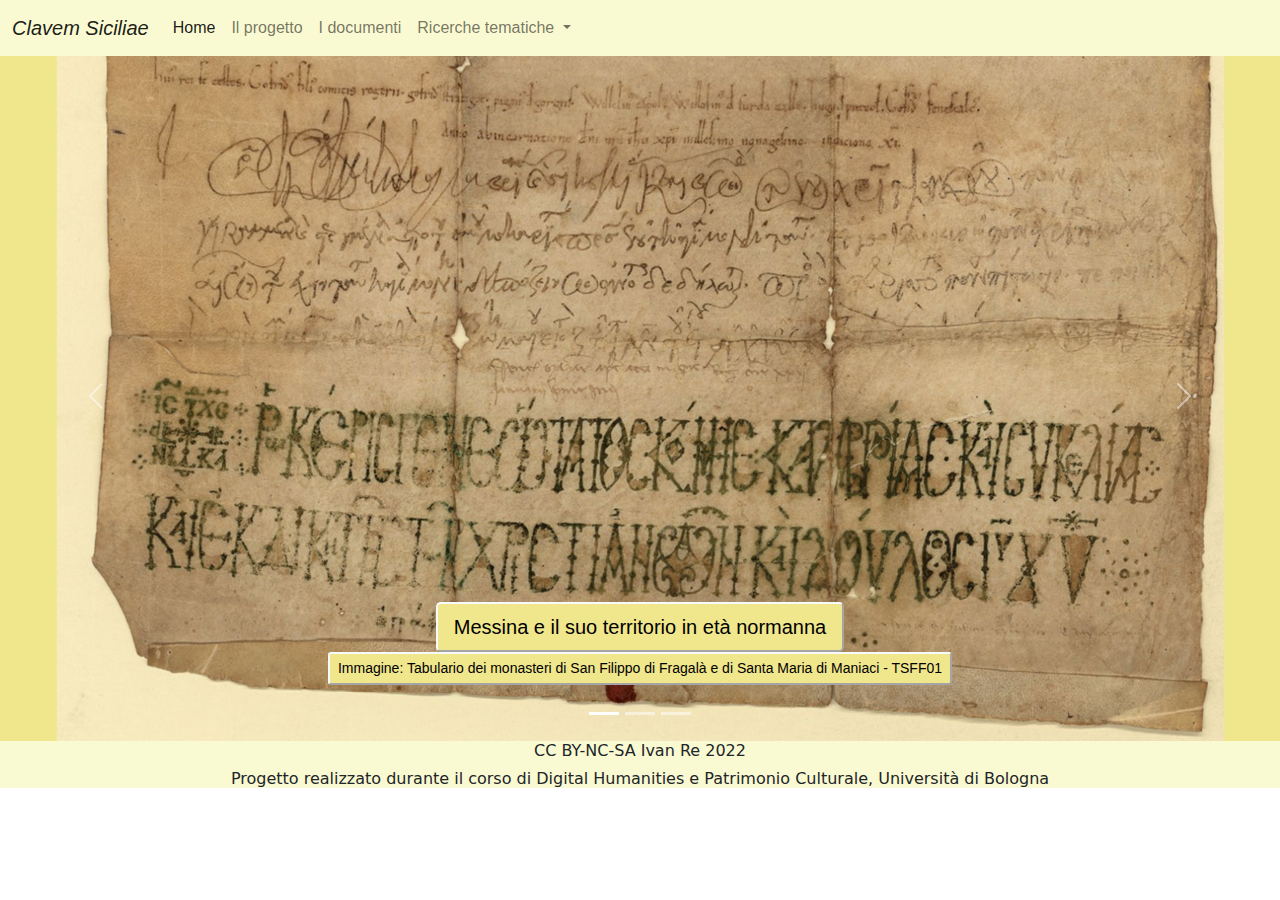
<file: index.htm>
<!DOCTYPE html>
<html lang="en>"


<head>
	<meta charset="utf-8">
	<meta name="viewport" content="width=device=width, initial=scale=1, shrink-to-fit=no">
  <!-- metadati DC -->
    <meta name="DC.Title" content="Clavem Siciliae">
    <meta name="DC.Creator" content="Ivan Re">
    <meta name="DC.Subject" content="Diplomatics, Medieval Messina, Norman Kingdom of Sicily, socio-economic history, documents, diplomas, notarial deeds">
    <meta name="DC.Description" content="The aim of the project Clavem Siciliae consists in the study of the city of Messina through primary and literary sources produced in the XI-XII centuries.">
    <meta name="DC.Publisher"
        content="Progetto realizzato durante il corso di Digital Humanities e Patrimonio Culturale, Università di Bologna, a.a. 2021-22">
    <meta name="DC.Contributor"
        content="Ivan Re">
    <meta name="DC.Date" content="2022-06-15">
    <meta name="DC.Type" content="Sito web">
    <meta name="DC.Format" content="HTML/CSS/JS">
    <link rel="DC.Identifier" href="https://www.nomedelsitoweb.github.io">
    <meta name="DC.Source" content="bootstrap, HTML, CSS, XML, Dublin Core">
    <meta name="DC.Language" content="it">
    <meta name="DC.Relation"
        content="9788867282753; 9783412025847">
    <link rel="DC.Coverage"
        href="http://vocab.getty.edu/page/tgn/7594681">
    <meta name="DC.Rights"
        content="https://creativecommons.org/licenses/by-nc-sa/4.0/deed.it">
    <link rel="icon" href="favicon/clavem.ico" type="image/ico" sizes="16x16">

	<!--bootstrap css-->

	<link rel="stylesheet" type="text/css" href="bootstrap/css/bootstrap.min.css">

	<!--css-->

	<link rel="stylesheet" type="text/css" href="css/style.css">

<title>Clavem Siciliae</title>
</head>

<header style="background-color: #F0E68C;">
  <nav class="navbar navbar-expand-lg fixed-top navbar-light" style="background-color: #FAFAD2;">
  <div class="container-fluid">
    <a class="navbar-brand fst-italic">Clavem Siciliae</a>
    <button class="navbar-toggler" type="button" data-bs-toggle="collapse" data-bs-target="#navbarNav" aria-controls="navbarNav" aria-expanded="false" aria-label="Toggle navigation">
      <span class="navbar-toggler-icon"></span>
    </button>
    <div class="collapse navbar-collapse" id="navbarNav">
      <ul class="navbar-nav">
        <li class="nav-item">
          <a class="nav-link active" aria-current="page" href="#">Home</a>
        </li>
        <li class="nav-item">
          <a class="nav-link" href="html/about.htm">Il progetto</a>
        </li>
        <li class="nav-item">
          <a class="nav-link" href="html/documents.htm">I documenti</a>
        </li>
        <li class="nav-item dropdown">
          <a class="nav-link dropdown-toggle" href="#" id="navbarDropdownMenuLink" role="button" data-bs-toggle="dropdown" aria-expanded="false">
            Ricerche tematiche
          </a>
          <ul class="dropdown-menu" aria-labelledby="navbarDropdownMenuLink" style="background-color: #FAFAD2;">
            <li><a class="dropdown-item" href="html/keywords.htm">Parole chiave</a></li>
            <li><a class="dropdown-item" href="#">Timeline</a></li>
            <li><a class="dropdown-item" href="html/maps.htm">Mappe</a></li>
            <li><a class="dropdown-item" href="#">Grafi</a></li>
          </ul>
        </li>
      </ul>

    </div>
  </div>
</nav>
<hr>
<hr>
<div id="carouselExampleCaptions" class="carousel slide" data-bs-ride="carousel">
  <div class="carousel-indicators">
    <button type="button" data-bs-target="#carouselExampleCaptions" data-bs-slide-to="0" class="active" aria-current="true" aria-label="Slide 1"></button>
    <button type="button" data-bs-target="#carouselExampleCaptions" data-bs-slide-to="1" aria-label="Slide 2"></button>
    <button type="button" data-bs-target="#carouselExampleCaptions" data-bs-slide-to="2" aria-label="Slide 3"></button>
  </div>
  <div class="carousel-inner">
    <div class="carousel-item active">
      <img src="immagini/tsff1.png" class="d-block w-100" alt="...">
      <div class="carousel-caption d-none d-md-block">
        <a href="html/about.htm"><button type="button" class="btn-lg btn-light" style="background-color: #F0E68C;">Messina e il suo territorio in età normanna</button></a>
        <p><a href="https://www.archiviodigitale.icar.beniculturali.it/it/185/ricerca/detail/373383" target="_blank"><button type="button" class="btn-sm btn-light" style="background-color: #F0E68C;">Immagine: Tabulario dei monasteri di San Filippo di Fragalà e di Santa Maria di Maniaci - TSFF01</button></a></p>
      </div>
    </div>
    <div class="carousel-item">
      <img src="immagini/tmc002.png" class="d-block w-100" alt="...">
      <div class="carousel-caption d-none d-md-block">
        <a href="html/documents.htm"><button type="button" class="btn-lg btn-light" style="background-color: #F0E68C;">Le fonti documentarie e letterarie</button></a>
        <p><a href="https://www.archiviodigitale.icar.beniculturali.it/it/185/ricerca/detail/374270" target="_blank"><button type="button" class="btn-sm btn-light" style="background-color: #F0E68C;">Immagine: Tabulario della Mensa vescovile di Cefalù - TMC002</button></a></p>
      </div>
    </div>
    <div class="carousel-item">
      <img src="immagini/edrisi.jpg" class="d-block w-100" alt="...">
      <div class="carousel-caption d-none d-md-block">
        <a href="html/maps.htm"><button type="button" class="btn-lg btn-light" style="background-color: #F0E68C;">Eplora le mappe</button>
        </a>
        <p><a href="https://www.loc.gov/item/2007626789/" target="_blank"><button type="button" class="btn-sm btn-light" style="background-color: #F0E68C;">Immagine: Library of Congress Geography and Map Division - Weltkarte des Idrisi vom Jahr 1154 n. Ch., Charta Rogeriana</button>
        </a></p>
      </div>
    </div>
  </div>
  <button class="carousel-control-prev" type="button" data-bs-target="#carouselExampleCaptions" data-bs-slide="prev">
    <span class="carousel-control-prev-icon" aria-hidden="true"></span>
    <span class="visually-hidden">Previous</span>
  </button>
  <button class="carousel-control-next" type="button" data-bs-target="#carouselExampleCaptions" data-bs-slide="next">
    <span class="carousel-control-next-icon" aria-hidden="true"></span>
    <span class="visually-hidden">Next</span>
  </button>
</div>
</header>
<footer>
  <div class="container-fluid" style="background-color: #FAFAD2;">
    <h6 class="text-center">CC BY-NC-SA Ivan Re 2022</h6>
    <h6 class="text-center">Progetto realizzato durante il corso di Digital Humanities e Patrimonio Culturale, Università di Bologna</h6>
  </div>
</footer>

<!-- jQuery prima di Bootstrap JS -->
    <script src="https://code.jquery.com/jquery-3.5.1.slim.min.js"
        integrity="sha384-DfXdz2htPH0lsSSs5nCTpuj/zy4C+OGpamoFVy38MVBnE+IbbVYUew+OrCXaRkfj"
        crossorigin="anonymous"></script>
    <script src="bootstrap/js/bootstrap.bundle.min.js"></script>

</html>
</file>
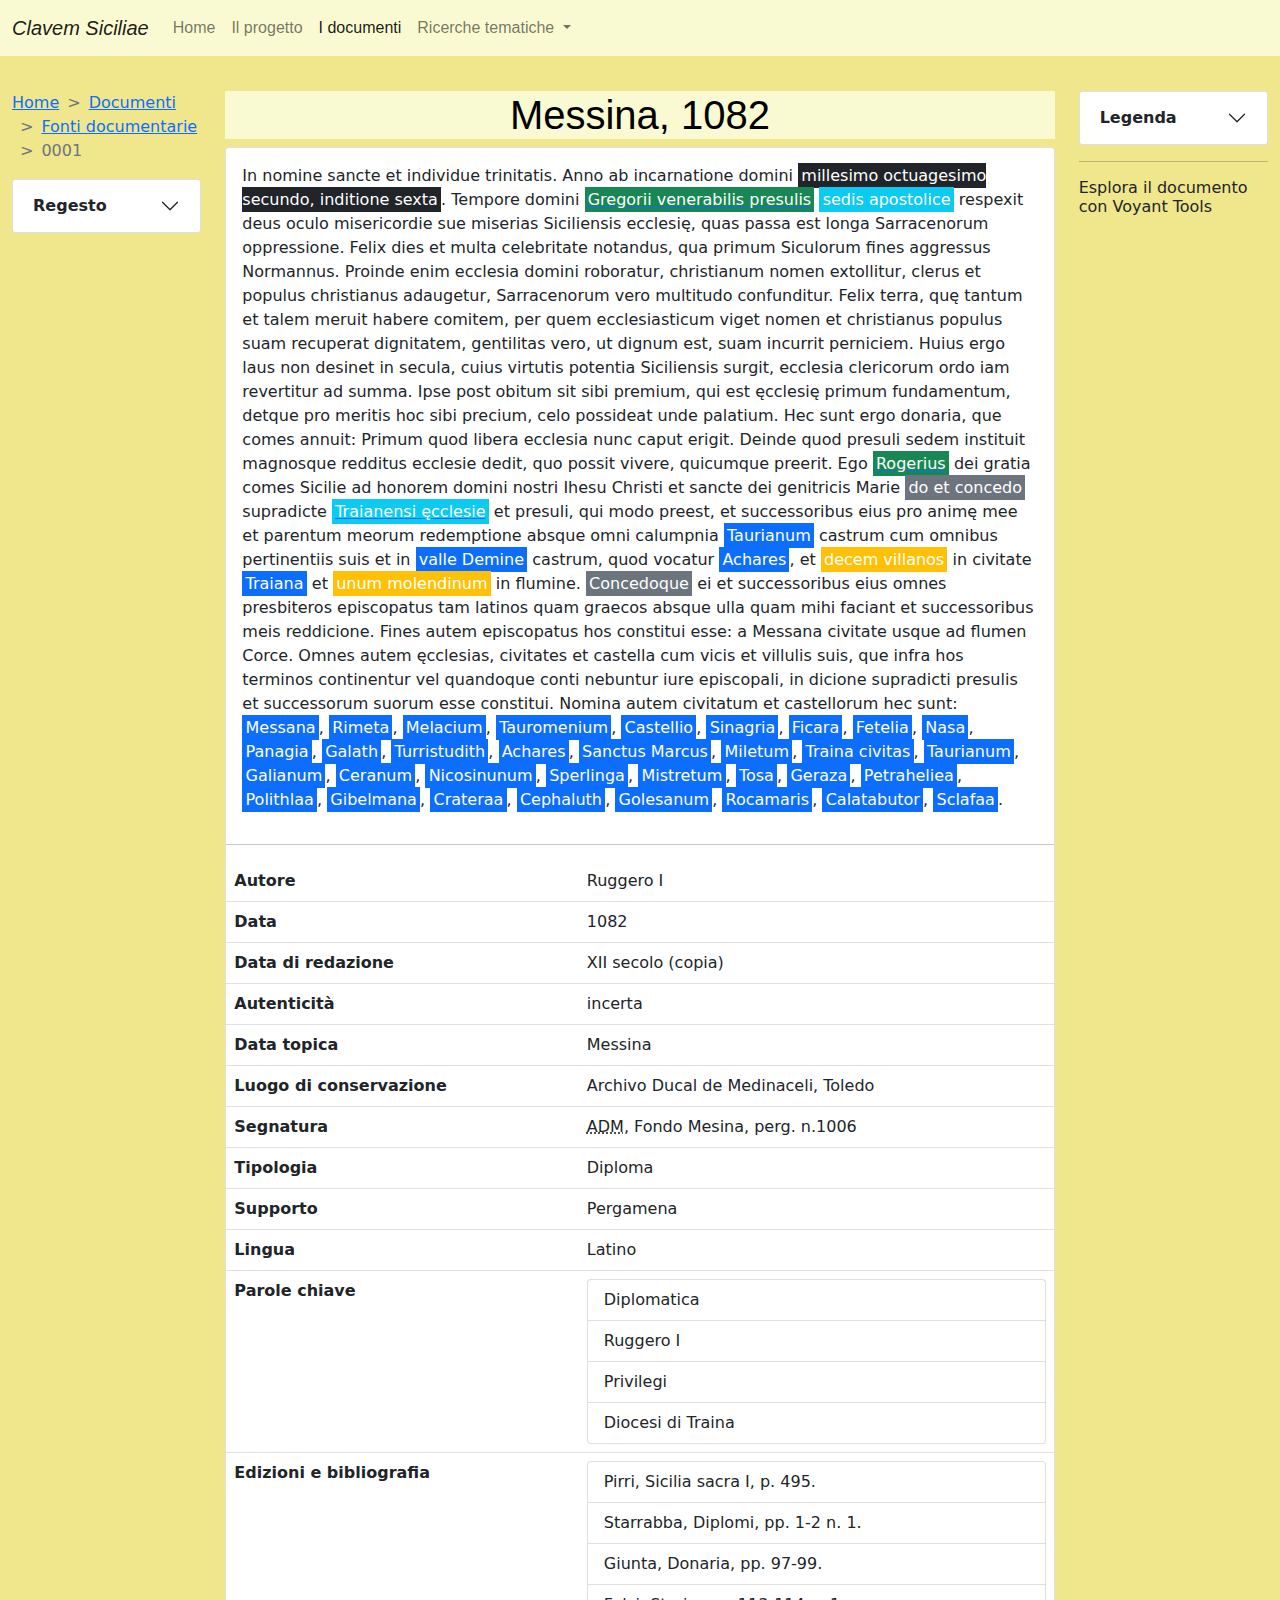
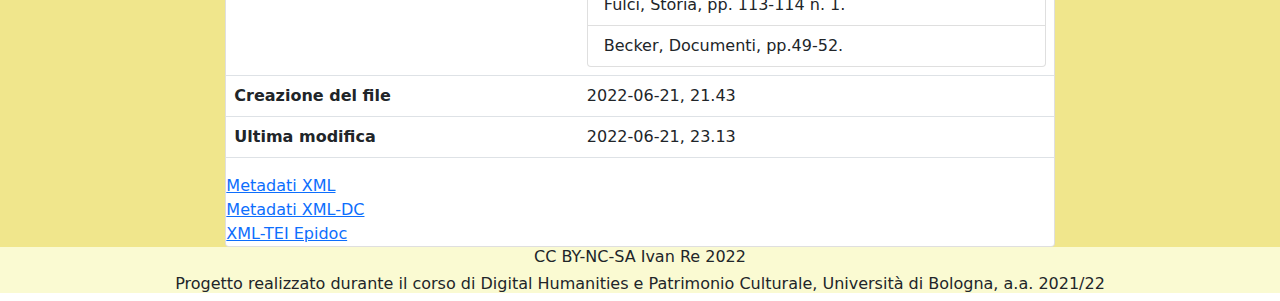
<file: html/0001.htm>
<!DOCTYPE html>
<html lang="en>"


<head>
	<meta charset="utf-8">
	<meta name="viewport" content="width=device=width, initial=scale=1, shrink-to-fit=no">
  <title>Clavem Siciliae</title>
  <!-- metadati DC -->
    <meta name="DC.Title" content="Clavem Siciliae">
    <meta name="DC.Creator" content="Ivan Re">
    <meta name="DC.Subject" content="Diplomatics, Medieval Messina, Norman Kingdom of Sicily, socio-economic history, documents, diplomas, notarial deeds">
    <meta name="DC.Description" content="The aim of the project Clavem Siciliae consists in the study of the city of Messina through primary and literary sources produced in the XI-XII centuries.">
    <meta name="DC.Publisher"
        content="Progetto realizzato durante il corso di Digital Humanities e Patrimonio Culturale, Università di Bologna, a.a. 2021-22">
    <meta name="DC.Contributor"
        content="Ivan Re">
    <meta name="DC.Date" content="2022-06-15">
    <meta name="DC.Type" content="Sito web">
    <meta name="DC.Format" content="HTML/CSS/JS">
    <link rel="DC.Identifier" href="https://ivanre1987.github.io/clavem-siciliae/">
    <meta name="DC.Source" content="bootstrap, HTML, CSS, XML, Dublin Core">
    <meta name="DC.Language" content="it">
    <meta name="DC.Relation"
        content="9788867282753; 9783412025847">
    <link rel="DC.Coverage"
        href="http://vocab.getty.edu/page/tgn/7594681">
    <meta name="DC.Rights"
        content="https://creativecommons.org/licenses/by-nc-sa/4.0/deed.it">
    <link rel="icon" href="../favicon/clavem.ico" type="image/ico" sizes="16x16">

	<!--bootstrap css-->

	<link rel="stylesheet" type="text/css" href="../bootstrap/css/bootstrap.min.css">

	<!--css-->

	<link rel="stylesheet" type="text/css" href="../css/style.css">
</head>

<header style="background-color: #F0E68C;">
  <nav class="navbar navbar-expand-lg fixed-top navbar-light" style="background-color: #FAFAD2;">
  <div class="container-fluid">
    <a class="navbar-brand fst-italic">Clavem Siciliae</a>
    <button class="navbar-toggler" type="button" data-bs-toggle="collapse" data-bs-target="#navbarNav" aria-controls="navbarNav" aria-expanded="false" aria-label="Toggle navigation">
      <span class="navbar-toggler-icon"></span>
    </button>
    <div class="collapse navbar-collapse" id="navbarNav">
      <ul class="navbar-nav">
        <li class="nav-item">
          <a class="nav-link" href=../index.htm>Home</a>
        </li>
        <li class="nav-item">
          <a class="nav-link" href="about.htm">Il progetto</a>
        </li>
        <li class="nav-item">
          <a class="nav-link active" aria-current="page" href="documents.htm">I documenti</a>
        </li>
        <li class="nav-item dropdown">
          <a class="nav-link dropdown-toggle" href="#" id="navbarDropdownMenuLink" role="button" data-bs-toggle="dropdown" aria-expanded="false">
            Ricerche tematiche
          </a>
          <ul class="dropdown-menu" aria-labelledby="navbarDropdownMenuLink" style="background-color: #FAFAD2;">
            <li><a class="dropdown-item" href="keywords.htm">Parole chiave</a></li>
            <li><a class="dropdown-item" href="#">Timeline</a></li>
            <li><a class="dropdown-item" href="maps.htm">Mappe</a></li>
            <li><a class="dropdown-item" href="#">Grafi</a></li>
          </ul>
        </li>
      </ul>

    </div>
  </div>
</nav>
</header>
<hr>
<section style="background-color: #F0E68C;">
<div class="container-md">
<hr>
<hr>
<br>
</div>
<div class="container-fluid">
  <div class="row">
    <div class="col-md-2">
      <nav style="--bs-breadcrumb-divider: '>';" aria-label="breadcrumb">
          <ol class="breadcrumb">
          <li class="breadcrumb-item"><a href="../index.htm">Home</a></li>
          <li class="breadcrumb-item"><a href="documents.htm">Documenti</a></li>
          <li class="breadcrumb-item"><a href="primary-sources.htm">Fonti documentarie</a></li>
          <li class="breadcrumb-item active" aria-current="page">0001</li>
          </ol>
      </nav>
    <div class="accordion" id="accordionRegesto">
          <div class="accordion-item">
              <h2 class="accordion-header" id="headingOne">
              <button class="accordion-button collapsed" type="button" data-bs-toggle="collapse" data-bs-target="#collapseOne" aria-expanded="true" aria-controls="collapseOne">
                <strong>Regesto</strong>
              </button>
              </h2>
            <div id="collapseOne" class="accordion-collapse collapse" aria-labelledby="headingOne" data-bs-parent="#accordionRegesto">
              <div class="accordion-body"> 
                <p>
                 Ruggero concede alla chiesa di Traina il castello di Tauriano con le sue pertinenze; un castello in Valdemone, chiamato Alcara, con dieci villani; un mulino vicino al fiume. Inoltre, il diploma definisce il territorio della chiesa di Traina comprendente: Messina, Rametta, Milazzo, Taormina, Castellio, San Marco, Militello, la città di Traina, Tauriano, Gagliano, Ceranum, Nicosia, Sperlinga, Mistretta, Tusa, Gerace, Petralia, Polich, Gibilmanna, Gratteri, Cefalù, Golisano, Roccadimare, Casalvecchio, Sclafani. 
                </p>
              </div>
            </div>
        </div>
    </div>
  </div>
    <div class="col-md-8">
      <h1 class="text-center">Messina, 1082</h1>
      <div class="card">
        <div class="card-body">
           In nomine sancte et individue trinitatis. Anno ab incarnatione domini <mark class="bg-dark text-white date">millesimo octuagesimo secundo, inditione sexta</mark>. Tempore domini <a href=""data-mdb-toggle="tooltip" title="Gregorius (VII; 1020-1085) papa"><mark class="bg-success text-white persone">Gregorii venerabilis presulis</mark></a> <mark class="bg-info text-white enti">sedis apostolice</mark> respexit deus oculo misericordie sue miserias Siciliensis ecclesię, quas passa est longa Sarracenorum oppressione. Felix dies et multa celebritate notandus, qua primum Siculorum fines aggressus Normannus. Proinde enim ecclesia domini roboratur, christianum nomen extollitur, clerus et populus christianus adaugetur, Sarracenorum vero multitudo confunditur. Felix terra, quę tantum et talem meruit habere comitem, per quem ecclesiasticum viget nomen et christianus populus suam recuperat dignitatem, gentilitas vero, ut dignum est, suam incurrit perniciem. Huius ergo laus non desinet in secula, cuius virtutis potentia Siciliensis surgit, ecclesia clericorum ordo iam revertitur ad summa. Ipse post obitum sit sibi premium, qui est ęcclesię primum fundamentum, detque pro meritis hoc sibi precium, celo possideat unde palatium. Hec sunt ergo donaria, que comes annuit: Primum quod libera ecclesia nunc caput erigit. Deinde quod presuli sedem instituit magnosque redditus ecclesie dedit, quo possit vivere, quicumque preerit. Ego <a href="people.htm" data-mdb-toggle="tooltip" title="Rogerius (I; 1031-1101) conte di Calabria e Sicilia"><mark class="bg-success text-white persone">Rogerius</mark></a> dei gratia comes Sicilie ad honorem domini nostri Ihesu Christi et sancte dei genitricis Marie <mark class="bg-secondary text-white termini-giuridici">do et concedo</mark> supradicte <a href="org.htm"data-mdb-toggle="tooltip" title="episcopium (Traina)"><mark class="bg-info text-white enti">Traianensi ęcclesie</mark></a> et presuli, qui modo preest, et successoribus eius pro animę mee et parentum meorum redemptione absque omni calumpnia <mark class="bg-primary text-white luoghi">Taurianum</mark> castrum cum omnibus pertinentiis suis et in <a href="places.htm"data-mdb-toggle="tooltip" title="Valdemone, region"><mark class="bg-primary text-white luoghi">valle Demine</mark></a> castrum, quod vocatur <mark class="bg-primary text-white luoghi">Achares</mark>, et <mark class="bg-warning text-white risorse-economiche">decem villanos</mark> in civitate <mark class="bg-primary text-white luoghi">Traiana</mark> et <mark class="bg-warning text-white risorse-economiche">unum molendinum</mark> in flumine. <mark class="bg-secondary text-white termini-giuridici">Concedoque</mark> ei et successoribus eius omnes presbiteros episcopatus tam latinos quam graecos absque ulla quam mihi faciant et successoribus meis reddicione. Fines autem episcopatus hos constitui esse: a Messana civitate usque ad flumen Corce. Omnes autem ęcclesias, civitates et castella cum vicis et villulis suis, que infra hos terminos continentur vel quandoque conti nebuntur iure episcopali, in dicione supradicti presulis et successorum suorum esse constitui. Nomina autem civitatum et castellorum hec sunt: <mark class="bg-primary text-white luoghi">Messana</mark>, <mark class="bg-primary text-white luoghi">Rimeta</mark>, <mark class="bg-primary text-white luoghi">Melacium</mark>, <mark class="bg-primary text-white luoghi">Tauromenium</mark>, <mark class="bg-primary text-white luoghi">Castellio</mark>, <mark class="bg-primary text-white luoghi">Sinagria</mark>, <mark class="bg-primary text-white luoghi">Ficara</mark>, <mark class="bg-primary text-white luoghi">Fetelia</mark>, <mark class="bg-primary text-white luoghi">Nasa</mark>, <mark class="bg-primary text-white luoghi">Panagia</mark>, <mark class="bg-primary text-white luoghi">Galath</mark>, <mark class="bg-primary text-white luoghi">Turristudith</mark>, <mark class="bg-primary text-white luoghi">Achares</mark>, <mark class="bg-primary text-white luoghi">Sanctus Marcus</mark>, <mark class="bg-primary text-white luoghi">Miletum</mark>, <mark class="bg-primary text-white luoghi">Traina civitas</mark>, <mark class="bg-primary text-white luoghi">Taurianum</mark>, <mark class="bg-primary text-white luoghi">Galianum</mark>, <mark class="bg-primary text-white luoghi">Ceranum</mark>, <mark class="bg-primary text-white luoghi">Nicosinunum</mark>, <mark class="bg-primary text-white luoghi">Sperlinga</mark>, <mark class="bg-primary text-white luoghi">Mistretum</mark>, <mark class="bg-primary text-white luoghi">Tosa</mark>, <mark class="bg-primary text-white luoghi">Geraza</mark>, <mark class="bg-primary text-white luoghi">Petraheliea</mark>, <mark class="bg-primary text-white luoghi">Polithlaa</mark>, <mark class="bg-primary text-white luoghi">Gibelmana</mark>, <mark class="bg-primary text-white luoghi">Crateraa</mark>, <mark class="bg-primary text-white luoghi">Cephaluth</mark>, <mark class="bg-primary text-white luoghi">Golesanum</mark>, <mark class="bg-primary text-white luoghi">Rocamaris</mark>, <mark class="bg-primary text-white luoghi">Calatabutor</mark>, <mark class="bg-primary text-white luoghi">Sclafaa</mark>.
        </div>
        <table class="table">
          <tbody>
            <hr>
            <tr>
              <th scope="row">Autore</th>
              <td>Ruggero I</td>
            </tr>
            <tr>
              <th scope="row">Data</th>
              <td>1082</td>
            </tr>
            <tr>
              <th scope="row">Data di redazione</th>
              <td>XII secolo (copia)</td>
            </tr>
            <tr>
              <th scope="row">Autenticità</th>
              <td>incerta</td>
            </tr>
            <tr>
              <th scope="row">Data topica</th>
              <td>Messina</td>
            </tr>
            <tr>
              <th scope="row">Luogo di conservazione</th>
              <td>Archivo Ducal de Medinaceli, Toledo</td>
            </tr>
            <tr>
              <th scope="row">Segnatura</th>
              <td><abbr title="Archivo Ducal de Medinaceli">ADM</abbr>, Fondo Mesina, perg. n.1006</td>
            </tr>
            <tr>
              <th scope="row">Tipologia</th>
              <td>Diploma</td>
            </tr>
            <tr>
              <th scope="row">Supporto</th>
              <td>Pergamena</td>
            </tr>
            <tr>
              <th scope="row">Lingua</th>
              <td>Latino</td>
            </tr>
            <tr>
              <th scope="row">Parole chiave</th>
              <td>
                <ul class="list-group">
                  <li class="list-group-item">Diplomatica</li>
                  <li class="list-group-item">Ruggero I</li>
                  <li class="list-group-item">Privilegi</li>
                  <li class="list-group-item">Diocesi di Traina</li>
                </ul>
              </td>
            </tr>
            <tr>
              <th scope="row">Edizioni e bibliografia</th>
              <td>
                <ul class="list-group">
                  <li class="list-group-item">Pirri, Sicilia sacra I, p. 495.</li>
                  <li class="list-group-item">Starrabba, Diplomi, pp. 1-2 n. 1.</li>
                  <li class="list-group-item">Giunta, Donaria, pp. 97-99.</li>
                  <li class="list-group-item">Fulci, Storia, pp. 113-114 n. 1.</li>
                  <li class="list-group-item">Becker, Documenti, pp.49-52.</li>
                </ul>
              </td>
            </tr>
            <tr>
              <th scope="row">Creazione del file</th>
              <td>2022-06-21, 21.43</td>
            </tr>
            <tr>
              <th scope="row">Ultima modifica</th>
              <td>2022-06-21, 23.13</td>
            </tr>
          </tbody>
      </table>
      <a href="../xml/0001.xml" target="_blank">Metadati XML</a>
      <a href="../xml/0001-dc.xml" target="_blank">Metadati XML-DC</a>
      <a href="../xml/doc-0001.xml" target="_blank">XML-TEI Epidoc</a> 
    </div>
    </div>
    <div class="col-md-2">
        <div class="accordion" id="accordionLegenda">
          <div class="accordion-item">
              <h2 class="accordion-header" id="headingTwo">
              <button class="accordion-button collapsed" type="button" data-bs-toggle="collapse" data-bs-target="#collapseTwo" aria-expanded="true" aria-controls="collapseOne">
                <strong>Legenda</strong>
              </button>
              </h2>
            <div id="collapseTwo" class="accordion-collapse collapse" aria-labelledby="headingOne" data-bs-parent="#accordionExample">
              <div class="accordion-body">
                <p>
                  <table class="table">
                    <thead>
                      <tr>
                        <th scope="col">Colore</th>
                        <th scope="col">Descrizione</th>
                      </tr>
                    </thead>
                    <tbody>
                      <tr>
                        <th scope="row"><mark class="bg-primary text-white">Blu</mark></th>
                        <td>Luoghi</td>
                      </tr>
                      <tr>
                        <th scope="row"><mark class="bg-success text-white">Verde</mark></th>
                        <td>Persone</td>
                      </tr>
                      <tr>
                        <th scope="row"><mark class="bg-info text-white">Azzurro</mark></th>
                        <td>Enti</td>
                      </tr>
                      <tr>
                        <th scope="row"><mark class="bg-warning text-white">Arancio</mark></th>
                        <td>Risorse economiche</td>
                      </tr>
                      <tr>
                        <th scope="row"><mark class="bg-danger text-white">Rosso</mark></th>
                        <td>Edifici</td>
                      </tr>
                      <tr>
                        <th scope="row"><mark class="bg-secondary text-white">Grigio</mark></th>
                        <td>Termini giuridici</td>
                      </tr>
                      <tr>
                        <th scope="row"><mark class="bg-dark text-white">Nero</mark></th>
                        <td>Date</td>
                      </tr>
                    </tbody>
                  </table>
                </p>
              </div>
            </div>
          </div>
          <hr>
        </div>
        <h6>Esplora il documento con Voyant Tools</h5>
        <iframe style='width: 229px; height: 359px;' src='https://voyant-tools.org/tool/Cirrus/?corpus=fe7442a8bb342b4fd3d3e6342135025f'></iframe>
      </div>
</section>
<footer>
  <div class="container-fluid" style="background-color: #FAFAD2;">
    <h6 class="text-center">CC BY-NC-SA Ivan Re 2022</h6>
    <h6 class="text-center">Progetto realizzato durante il corso di Digital Humanities e Patrimonio Culturale, Università di Bologna, a.a. 2021/22</h6>
  </div>
</footer>

<!-- jQuery prima di Bootstrap JS -->
    <script src="https://code.jquery.com/jquery-3.5.1.slim.min.js"
        integrity="sha384-DfXdz2htPH0lsSSs5nCTpuj/zy4C+OGpamoFVy38MVBnE+IbbVYUew+OrCXaRkfj"
        crossorigin="anonymous"></script>
    <script src="../bootstrap/js/bootstrap.bundle.min.js"></script>

</html>
</file>
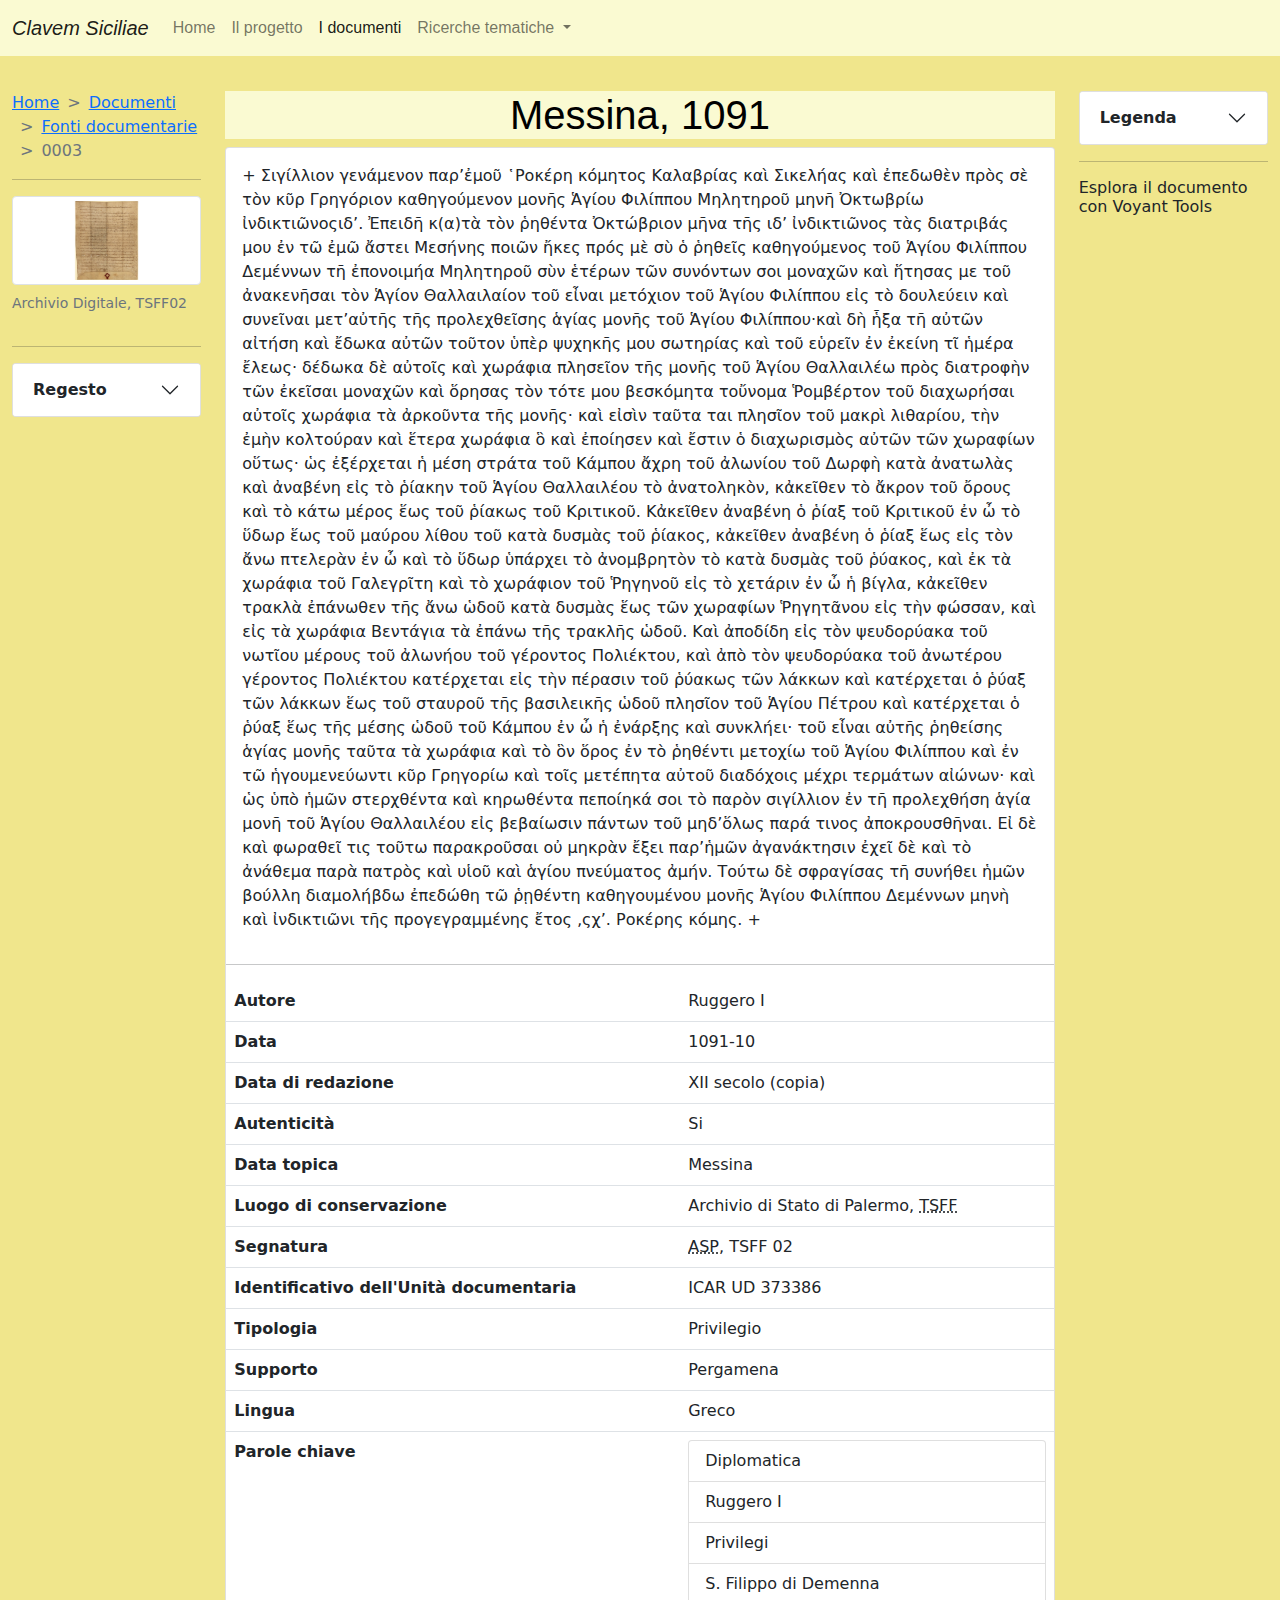
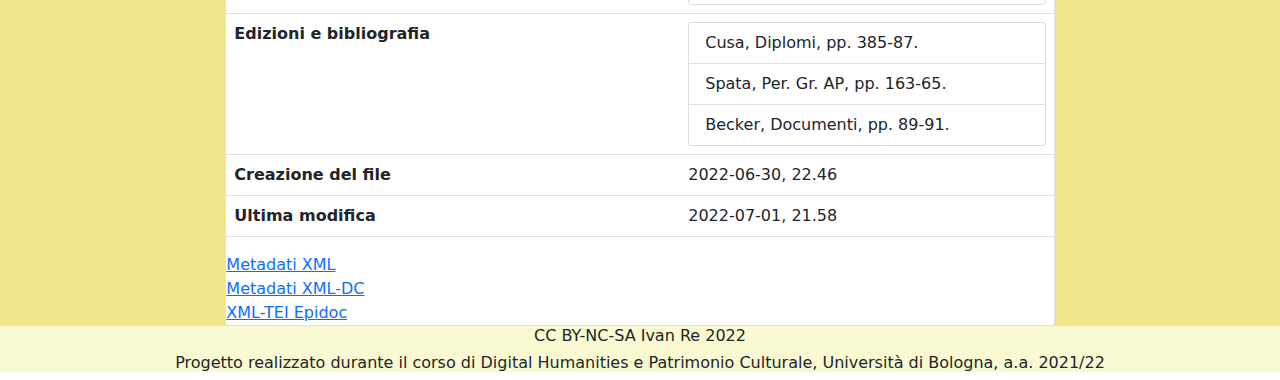
<file: html/0003.htm>
<!DOCTYPE html>
<html lang="en>"


<head>
	<meta charset="utf-8">
	<meta name="viewport" content="width=device=width, initial=scale=1, shrink-to-fit=no">
  <title>Clavem Siciliae</title>
  <!-- metadati DC -->
    <meta name="DC.Title" content="Clavem Siciliae">
    <meta name="DC.Creator" content="Ivan Re">
    <meta name="DC.Subject" content="Diplomatics, Medieval Messina, Norman Kingdom of Sicily, socio-economic history, documents, diplomas, notarial deeds">
    <meta name="DC.Description" content="The aim of the project Clavem Siciliae consists in the study of the city of Messina through primary and literary sources produced in the XI-XII centuries.">
    <meta name="DC.Publisher"
        content="Progetto realizzato durante il corso di Digital Humanities e Patrimonio Culturale, Università di Bologna, a.a. 2021-22">
    <meta name="DC.Contributor"
        content="Ivan Re">
    <meta name="DC.Date" content="2022-06-15">
    <meta name="DC.Type" content="Sito web">
    <meta name="DC.Format" content="HTML; CSS; JS; XML-TEI; XML-DC">
    <link rel="DC.Identifier" href="https://ivanre1987.github.io/clavem-siciliae/">
    <meta name="DC.Source" content="bootstrap, HTML, CSS, XML, Dublin Core">
    <meta name="DC.Language" content="it">
    <meta name="DC.Relation"
        content="9788867282753; 9783412025847">
    <link rel="DC.Coverage"
        href="http://vocab.getty.edu/page/tgn/7594681">
    <meta name="DC.Rights"
        content="https://creativecommons.org/licenses/by-nc-sa/4.0/deed.it">
    <link rel="icon" href="../favicon/clavem.ico" type="image/ico" sizes="16x16">

	<!--bootstrap css-->

	<link rel="stylesheet" type="text/css" href="../bootstrap/css/bootstrap.min.css">

	<!--css-->

	<link rel="stylesheet" type="text/css" href="../css/style.css">
</head>

<header style="background-color: #F0E68C;">
  <nav class="navbar navbar-expand-lg fixed-top navbar-light" style="background-color: #FAFAD2;">
  <div class="container-fluid">
    <a class="navbar-brand fst-italic">Clavem Siciliae</a>
    <button class="navbar-toggler" type="button" data-bs-toggle="collapse" data-bs-target="#navbarNav" aria-controls="navbarNav" aria-expanded="false" aria-label="Toggle navigation">
      <span class="navbar-toggler-icon"></span>
    </button>
    <div class="collapse navbar-collapse" id="navbarNav">
      <ul class="navbar-nav">
        <li class="nav-item">
          <a class="nav-link" href=../index.htm>Home</a>
        </li>
        <li class="nav-item">
          <a class="nav-link" href="about.htm">Il progetto</a>
        </li>
        <li class="nav-item">
          <a class="nav-link active" aria-current="page" href="documents.htm">I documenti</a>
        </li>
        <li class="nav-item dropdown">
          <a class="nav-link dropdown-toggle" href="#" id="navbarDropdownMenuLink" role="button" data-bs-toggle="dropdown" aria-expanded="false">
            Ricerche tematiche
          </a>
          <ul class="dropdown-menu" aria-labelledby="navbarDropdownMenuLink" style="background-color: #FAFAD2;">
            <li><a class="dropdown-item" href="keywords.htm">Parole chiave</a></li>
            <li><a class="dropdown-item" href="#">Timeline</a></li>
            <li><a class="dropdown-item" href="maps.htm">Mappe</a></li>
            <li><a class="dropdown-item" href="#">Grafi</a></li>
          </ul>
        </li>
      </ul>

    </div>
  </div>
</nav>
</header>
<hr>
<section style="background-color: #F0E68C;">
<div class="container-md">
<hr>
<hr>
<br>
</div>
<div class="container-fluid">
  <div class="row">
    <div class="col-md-2">
      <nav style="--bs-breadcrumb-divider: '>';" aria-label="breadcrumb">
          <ol class="breadcrumb">
          <li class="breadcrumb-item"><a href="../index.htm">Home</a></li>
          <li class="breadcrumb-item"><a href="documents.htm">Documenti</a></li>
          <li class="breadcrumb-item"><a href="primary-sources.htm">Fonti documentarie</a></li>
          <li class="breadcrumb-item active" aria-current="page">0003</li>
          </ol>
      </nav>
      <hr>
      <a href="../immagini/tsff2.png" target="_blank"><figure class="figure">
        <img src="../immagini/tsff2.png" class="figure-img img-fluid img-thumbnail rounded" alt="...">
        <figcaption class="figure-caption">Archivio Digitale, TSFF02</figcaption>
        </figure>
      </a>
      <hr>
      <div class="accordion" id="accordionRegesto">
          <div class="accordion-item">
              <h2 class="accordion-header" id="headingOne">
              <button class="accordion-button collapsed" type="button" data-bs-toggle="collapse" data-bs-target="#collapseOne" aria-expanded="true" aria-controls="collapseOne">
                <strong>Regesto</strong>
              </button>
              </h2>
            <div id="collapseOne" class="accordion-collapse collapse" aria-labelledby="headingOne" data-bs-parent="#accordionRegesto">
              <div class="accordion-body"> 
                <p>
                 Ruggero restaura il monastero di S. Talleleo e lo mette alle dipendenze di S. Filippo di Demenna. Inoltre, Ruggero dona i suoi poderi limitrofi, quelli vicino a Macrolitario e altre terre al monastero ordinandone le divise al visconte Roberto. Segue la divisione delle terre: dalla strada in mezzo al campo esce fino alla pianura dell’aia di Dorfe ad oriente e sale per il rivo orientale del S. Talleleo fino alla sommità del monte; a meridione arriva fino al rivo di Critico poi segue risalendolo fino al Maurolito che si trova ad occidente del rivo; e qui il limite sale sino alla pendice dove c’è la palude; dai poderi di Galegrite e il podere di Regeno fino alla vetta del colle dove c’è la croce; qui il limite prosegue sopra la via a Occidente sino ai poderi di Regitano e per la fossa e i poderi Bentagi che sono sopra la via e piega a sud per il torrente dal lato dell’aia del vecchio Polietto; da qui scende per il guado del rivo dei laghi, segue detto rivo fino alla croce della via imperiale vicino San Pietro, scende ancora per il rivo fino alla via in mezzo al campo dove il limite si chiude. Si precisa che le donazioni sono concesse a Gregorio e ai suoi successori senza alcun limite temporale. Sottoscritto da Ruggero I con la sua bolla di piombo.
                </p>
              </div>
            </div>
        </div>
    </div>
    </div>
    <div class="col-md-8">
      <h1 class="text-center">Messina, 1091</h1>
      <div class="card">
        <div class="card-body">
           + Σιγίλλιον γενάμενον παρ’ἐμοῦ ῾Ροκέρη κόμητος Καλαβρίας καὶ Σικελήας καὶ ἐπεδωθὲν πρὸς σὲ τὸν κῦρ Γρηγόριον καθηγούμενον μονῆς Ἁγίου  Φιλίππου Μηλητηροῦ μηνῆ Ὀκτωβρίω ἰνδικτιῶνοςιδ’. Ἐπειδῆ κ(α)τὰ τὸν ῥηθέντα Ὀκτώβριον μῆνα τῆς ιδ’ ἰνδικτιῶνος τὰς διατριβάς μου ἐν τῶ ἐμῶ ἄστει Μεσήνης ποιῶν ἤκες πρός μὲ σὺ ὁ ῥηθεῖς καθηγούμενος τοῦ Ἁγίου Φιλίππου Δεμέννων τῆ ἐπονοιμήα Μηλητηροῦ σὺν ἑτέρων τῶν συνόντων σοι μοναχῶν καὶ ἥτησας με τοῦ ἀνακενῆσαι τὸν Ἁγίον Θαλλαιλαίον τοῦ εἶναι μετόχιον τοῦ Ἁγίου Φιλίππου εἰς τὸ δουλεύειν καὶ συνεῖναι μετ’αὐτῆς τῆς προλεχθεῖσης ἁγίας μονῆς τοῦ Ἁγίου Φιλίππου·καὶ δὴ ἧξα τῆ αὐτῶν αἰτήση καὶ ἔδωκα αὐτῶν τοῦτον ὑπὲρ ψυχηκῆς μου σωτηρίας καὶ τοῦ εὑρεῖν ἐν ἐκείνη τῖ ἡμέρα ἔλεως· δέδωκα δὲ αὐτοῖς καὶ χωράφια πλησεῖον τῆς μονῆς τοῦ Ἁγίου Θαλλαιλέω πρὸς διατροφὴν τῶν ἐκεῖσαι μοναχῶν καὶ ὅρησας τὸν τότε μου βεσκόμητα τοὔνομα Ῥομβέρτον τοῦ διαχωρήσαι αὐτοῖς χωράφια τὰ ἀρκοῦντα τῆς μονῆς· καὶ εἰσὶν ταῦτα ται πλησῖον τοῦ μακρὶ λιθαρίου, τὴν ἐμὴν κολτούραν καὶ ἕτερα χωράφια ὃ καὶ ἐποίησεν καὶ ἔστιν ὁ διαχωρισμὸς αὐτῶν τῶν χωραφίων οὕτως· ὡς ἐξέρχεται ἡ μέση στράτα τοῦ Κάμπου ἄχρη τοῦ ἀλωνίου τοῦ Δωρφὴ κατὰ ἀνατωλὰς καὶ ἀναβένη εἰς τὸ ῥίακην τοῦ Ἁγίου Θαλλαιλέου τὸ ἀνατοληκὸν, κἀκεῖθεν τὸ ἄκρον τοῦ ὄρους καὶ τὸ κάτω μέρος ἕως τοῦ ῥίακως τοῦ Κριτικοῦ. Κἀκεῖθεν ἀναβένη ὁ ῥίαξ τοῦ Κριτικοῦ ἐν ὦ τὸ ὕδωρ ἕως τοῦ μαύρου λίθου τοῦ κατὰ δυσμὰς τοῦ ῥίακος, κἀκεῖθεν ἀναβένη ὁ ῥίαξ ἕως εἰς τὸν ἄνω πτελερὰν ἐν ὦ καὶ τὸ ὕδωρ ὑπάρχει τὸ ἀνομβρητὸν τὸ κατὰ δυσμὰς τοῦ ῥύακος, καὶ ἐκ τὰ χωράφια τοῦ Γαλεγρῖτη καὶ τὸ χωράφιον τοῦ Ῥηγηνοῦ εἰς τὸ χετάριν ἐν ὦ ἡ βίγλα, κἀκεῖθεν τρακλὰ ἐπάνωθεν τῆς ἄνω ὡδοῦ κατὰ δυσμὰς ἕως τῶν χωραφίων Ῥηγητᾶνου εἰς τὴν φώσσαν, καὶ εἰς τὰ χωράφια Βεντάγια τὰ ἐπάνω τῆς τρακλῆς ὡδοῦ. Καὶ ἀποδίδη εἰς τὸν ψευδορύακα τοῦ νωτῖου μέρους τοῦ ἀλωνήου τοῦ γέροντος Πολιέκτου, καὶ ἀπὸ τὸν ψευδορύακα τοῦ ἀνωτέρου γέροντος Πολιέκτου κατέρχεται εἰς τὴν πέρασιν τοῦ ῥύακως τῶν λάκκων καὶ κατέρχεται ὁ ῥύαξ τῶν λάκκων ἕως τοῦ σταυροῦ τῆς βασιλεικῆς ὡδοῦ πλησῖον τοῦ Ἁγίου Πέτρου καὶ κατέρχεται ὁ ῥύαξ ἕως τῆς μέσης ὡδοῦ τοῦ Κάμπου ἐν ὦ ἡ ἐνάρξης καὶ συνκλήει· τοῦ εἶναι αὐτῆς ῥηθείσης ἁγίας μονῆς ταῦτα τὰ χωράφια καὶ τὸ ὃν ὅρος ἐν τὸ ῥηθέντι μετοχίω τοῦ Ἁγίου Φιλίππου καὶ ἐν τῶ ἡγουμενεύωντι κῦρ Γρηγορίω καὶ τοῖς μετέπητα αὐτοῦ διαδόχοις μέχρι τερμάτων αἰώνων· καὶ ὡς ὑπὸ ἡμῶν στερχθέντα καὶ κηρωθέντα πεποίηκά σοι τὸ παρὸν σιγίλλιον ἐν τῆ προλεχθήση ἁγία μονῆ τοῦ Ἁγίου Θαλλαιλέου εἰς βεβαίωσιν πάντων τοῦ μηδ’ὅλως παρά τινος ἀποκρουσθῆναι. Εἰ δὲ καὶ φωραθεῖ τις τοῦτω παρακροῦσαι οὐ μηκρὰν ἔξει παρ’ἡμῶν ἀγανάκτησιν ἐχεῖ δὲ καὶ τὸ ἀνάθεμα παρὰ πατρὸς καὶ υἱοῦ καὶ ἁγίου πνεύματος ἀμήν. Τούτω δὲ σφραγίσας τῆ συνήθει ἡμῶν βούλλη διαμολήβδω ἐπεδώθη τῶ ῥῃθέντη καθηγουμένου μονῆς Ἁγίου Φιλίππου Δεμέννων μηνὴ καὶ ἰνδικτιῶνι τῆς προγεγραμμένης ἔτος ‚ςχ’. Ροκέρης κόμης. +
        </div>
        <table class="table">
          <tbody>
            <hr>
            <tr>
              <th scope="row">Autore</th>
              <td>Ruggero I</td>
            </tr>
            <tr>
              <th scope="row">Data</th>
              <td>1091-10</td>
            </tr>
            <tr>
              <th scope="row">Data di redazione</th>
              <td>XII secolo (copia)</td>
            </tr>
            <tr>
              <th scope="row">Autenticità</th>
              <td>Si</td>
            </tr>
            <tr>
              <th scope="row">Data topica</th>
              <td>Messina</td>
            </tr>
            <tr>
              <th scope="row">Luogo di conservazione</th>
              <td>Archivio di Stato di Palermo, <abbr title="Tabulario del monastero di S. Filippo di Fragalà">TSFF</abbr></td>
            </tr>
            <tr>
              <th scope="row">Segnatura</th>
              <td><abbr title="Archivo di Stato di Palermo">ASP</abbr>, TSFF 02</td>
            </tr>
            <tr>
              <th scope="row">Identificativo dell'Unità documentaria</th>
              <td>ICAR UD 373386</td>
            </tr>
            <tr>
              <th scope="row">Tipologia</th>
              <td>Privilegio</td>
            </tr>
            <tr>
              <th scope="row">Supporto</th>
              <td>Pergamena</td>
            </tr>
            <tr>
              <th scope="row">Lingua</th>
              <td>Greco</td>
            </tr>
            <tr>
              <th scope="row">Parole chiave</th>
              <td>
                <ul class="list-group">
                  <li class="list-group-item">Diplomatica</li>
                  <li class="list-group-item">Ruggero I</li>
                  <li class="list-group-item">Privilegi</li>
                  <li class="list-group-item">S. Filippo di Demenna</li>
                </ul>
              </td>
            </tr>
            <tr>
              <th scope="row">Edizioni e bibliografia</th>
              <td>
                <ul class="list-group">
                  <li class="list-group-item">Cusa, Diplomi, pp. 385-87.</li>
                  <li class="list-group-item">Spata, Per. Gr. AP, pp. 163-65.</li>
                  <li class="list-group-item">Becker, Documenti, pp. 89-91.</li>
                </ul>
              </td>
            </tr>
            <tr>
              <th scope="row">Creazione del file</th>
              <td>2022-06-30, 22.46</td>
            </tr>
            <tr>
              <th scope="row">Ultima modifica</th>
              <td>2022-07-01, 21.58</td>
            </tr>
          </tbody>
      </table>
      <a href="../xml/0003.xml">Metadati XML</a>
      <a href="../xml/0003-dc.xml">Metadati XML-DC</a>
      <a href="../xml/doc-0003.xml">XML-TEI Epidoc</a> 
    </div>
    </div>
    <div class="col-md-2">
        <div class="accordion" id="accordionLegenda">
          <div class="accordion-item">
              <h2 class="accordion-header" id="headingTwo">
              <button class="accordion-button collapsed" type="button" data-bs-toggle="collapse" data-bs-target="#collapseTwo" aria-expanded="true" aria-controls="collapseTwo">
                <strong>Legenda</strong>
              </button>
              </h2>
            <div id="collapseTwo" class="accordion-collapse collapse" aria-labelledby="headingTwo" data-bs-parent="#accordionLegenda">
              <div class="accordion-body"> 
                <p>
                  <table class="table">
                    <thead>
                      <tr>
                        <th scope="col">Colore</th>
                        <th scope="col">Descrizione</th>
                      </tr>
                    </thead>
                    <tbody>
                      <tr>
                        <th scope="row"><mark class="bg-primary text-white">Blu</mark></th>
                        <td>Luoghi</td>
                      </tr>
                      <tr>
                        <th scope="row"><mark class="bg-success text-white">Verde</mark></th>
                        <td>Persone</td>
                      </tr>
                      <tr>
                        <th scope="row"><mark class="bg-info text-white">Azzurro</mark></th>
                        <td>Enti</td>
                      </tr>
                      <tr>
                        <th scope="row"><mark class="bg-warning text-white">Arancio</mark></th>
                        <td>Risorse economiche</td>
                      </tr>
                      <tr>
                        <th scope="row"><mark class="bg-danger text-white">Rosso</mark></th>
                        <td>Edifici</td>
                      </tr>
                      <tr>
                        <th scope="row"><mark class="bg-secondary text-white">Grigio</mark></th>
                        <td>Termini giuridici</td>
                      </tr>
                      <tr>
                        <th scope="row"><mark class="bg-dark text-white">Nero</mark></th>
                        <td>Date</td>
                      </tr>
                    </tbody>
                  </table>
                </p>
              </div>
            </div>
          </div>
          <hr>
        </div>
        <h6>Esplora il documento con Voyant Tools</h5>
        <iframe style='width: 229px; height: 359px;' src='https://voyant-tools.org/tool/Cirrus/?visible=35&corpus=f0637e56b4ee5bdf30aae5d60d1dd2f3'></iframe>
      </div>
</section>
<footer>
  <div class="container-fluid" style="background-color: #FAFAD2;">
    <h6 class="text-center">CC BY-NC-SA Ivan Re 2022</h6>
    <h6 class="text-center">Progetto realizzato durante il corso di Digital Humanities e Patrimonio Culturale, Università di Bologna, a.a. 2021/22</h6>
  </div>
</footer>

<!-- jQuery prima di Bootstrap JS -->
    <script src="https://code.jquery.com/jquery-3.5.1.slim.min.js"
        integrity="sha384-DfXdz2htPH0lsSSs5nCTpuj/zy4C+OGpamoFVy38MVBnE+IbbVYUew+OrCXaRkfj"
        crossorigin="anonymous"></script>
    <script src="../bootstrap/js/bootstrap.bundle.min.js"></script>
</html>
</file>
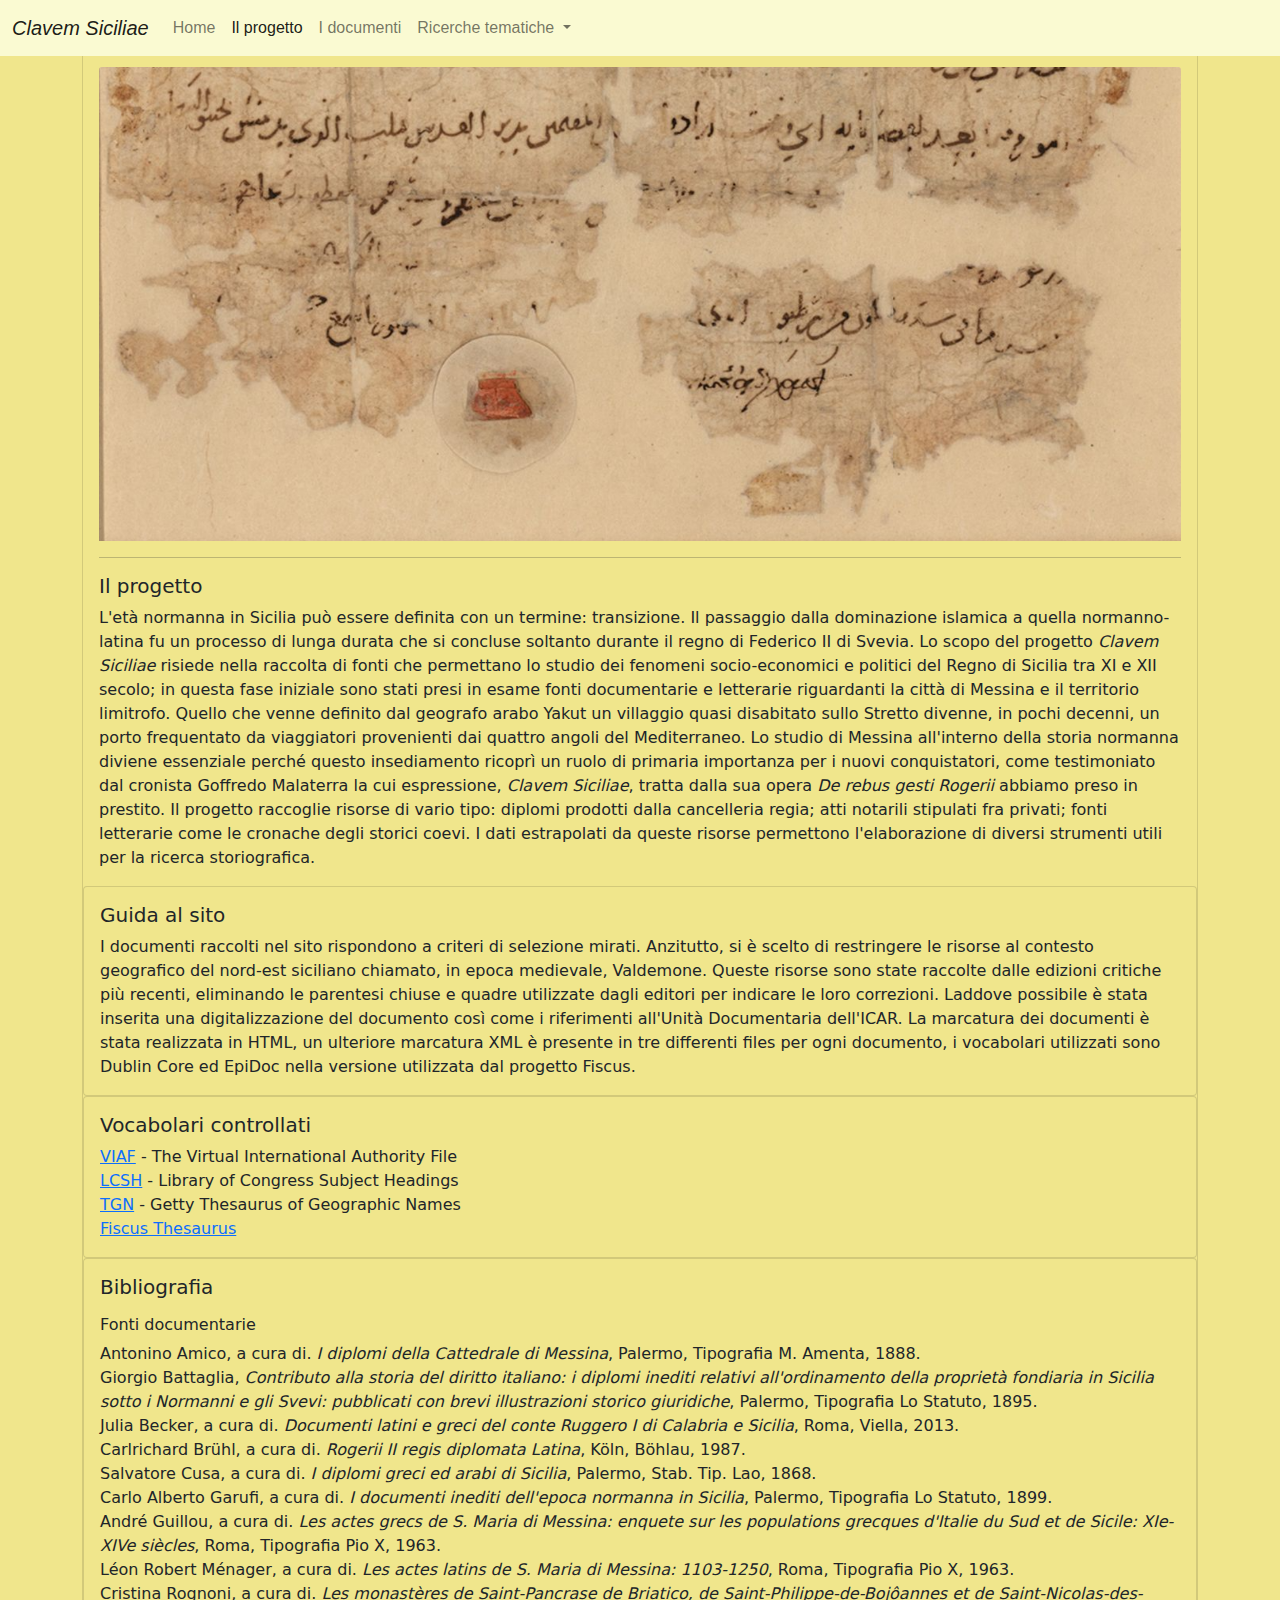
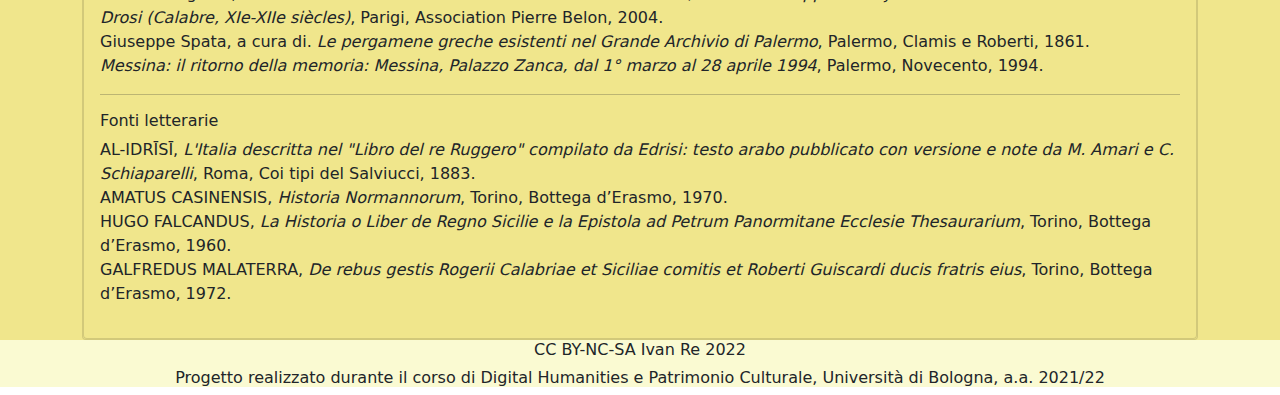
<file: html/about.htm>
<!DOCTYPE html>
<html lang="en>"


<head>
	<meta charset="utf-8">
	<meta name="viewport" content="width=device=width, initial=scale=1, shrink-to-fit=no">
  <title>Clavem Siciliae</title>
  <!-- metadati DC -->
    <meta name="DC.Title" content="Clavem Siciliae">
    <meta name="DC.Creator" content="Ivan Re">
    <meta name="DC.Subject" content="Diplomatics, Medieval Messina, Norman Kingdom of Sicily, socio-economic history, documents, diplomas, notarial deeds">
    <meta name="DC.Description" content="The aim of the project Clavem Siciliae consists in the study of the city of Messina through primary and literary sources produced in the XI-XII centuries.">
    <meta name="DC.Publisher"
        content="Progetto realizzato durante il corso di Digital Humanities e Patrimonio Culturale, Università di Bologna, a.a. 2021-22">
    <meta name="DC.Contributor"
        content="Ivan Re">
    <meta name="DC.Date" content="2022-06-15">
    <meta name="DC.Type" content="Sito web">
    <meta name="DC.Format" content="HTML/CSS/JS">
    <link rel="DC.Identifier" href="https://ivanre1987.github.io/clavem-siciliae/">
    <meta name="DC.Source" content="bootstrap, HTML, CSS, XML, Dublin Core">
    <meta name="DC.Language" content="it">
    <meta name="DC.Relation"
        content="9788867282753; 9783412025847">
    <link rel="DC.Coverage"
        href="http://vocab.getty.edu/page/tgn/7594681">
    <meta name="DC.Rights"
        content="https://creativecommons.org/licenses/by-nc-sa/4.0/deed.it">
    <link rel="icon" href="../favicon/clavem.ico" type="image/ico" sizes="16x16">

	<!--bootstrap css-->

	<link rel="stylesheet" type="text/css" href="../bootstrap/css/bootstrap.min.css">

	<!--css-->

	<link rel="stylesheet" type="text/css" href="../css/style.css">
</head>

<header style="background-color: #F0E68C;">
  <nav class="navbar navbar-expand-lg fixed-top navbar-light" style="background-color: #FAFAD2;">
  <div class="container-fluid">
    <a class="navbar-brand fst-italic">Clavem Siciliae</a>
    <button class="navbar-toggler" type="button" data-bs-toggle="collapse" data-bs-target="#navbarNav" aria-controls="navbarNav" aria-expanded="false" aria-label="Toggle navigation">
      <span class="navbar-toggler-icon"></span>
    </button>
    <div class="collapse navbar-collapse" id="navbarNav">
      <ul class="navbar-nav">
        <li class="nav-item">
          <a class="nav-link" href=../index.htm>Home</a>
        </li>
        <li class="nav-item">
          <a class="nav-link active" aria-current="page" href="#">Il progetto</a>
        </li>
        <li class="nav-item">
          <a class="nav-link" href="documents.htm">I documenti</a>
        </li>
        <li class="nav-item dropdown">
          <a class="nav-link dropdown-toggle" href="#" id="navbarDropdownMenuLink" role="button" data-bs-toggle="dropdown" aria-expanded="false">
            Ricerche tematiche
          </a>
          <ul class="dropdown-menu" aria-labelledby="navbarDropdownMenuLink" style="background-color: #FAFAD2;">
            <li><a class="dropdown-item" href="keywords.htm">Parole chiave</a></li>
            <li><a class="dropdown-item" href="#">Timeline</a></li>
            <li><a class="dropdown-item" href="maps.htm">Mappe</a></li>
            <li><a class="dropdown-item" href="#">Grafi</a></li>
          </ul>
        </li>
      </ul>

    </div>
  </div>
</nav>
</header>
<hr>
<hr>
<section style="background-color: #F0E68C;">
<div class="container">
  <div class="card col-md-12" style="width: 100; background-color: #F0E68C;">
  <div class="card-body">
    <img src="../immagini/tsff9.png" class="card-img-top" alt="...">
    <hr>
    <h5 class="card-title">Il progetto</h5>
    <p class="card-text">L'età normanna in Sicilia può essere definita con un termine: transizione. Il passaggio dalla dominazione islamica a quella normanno-latina fu un processo di lunga durata che si concluse soltanto durante il regno di Federico II di Svevia. Lo scopo del progetto <em>Clavem Siciliae</em> risiede nella raccolta di fonti che permettano lo studio dei fenomeni socio-economici e politici del Regno di Sicilia tra XI e XII secolo; in questa fase iniziale sono stati presi in esame fonti documentarie e letterarie riguardanti la città di Messina e il territorio limitrofo. Quello che venne definito dal geografo arabo Yakut un villaggio quasi disabitato sullo Stretto divenne, in pochi decenni, un porto frequentato da viaggiatori provenienti dai quattro angoli del Mediterraneo. Lo studio di Messina all'interno della storia normanna diviene essenziale perché questo insediamento ricoprì un ruolo di primaria importanza per i nuovi conquistatori, come testimoniato dal cronista Goffredo Malaterra la cui espressione, <em>Clavem Siciliae</em>, tratta dalla sua opera <em>De rebus gesti Rogerii</em> abbiamo preso in prestito. Il progetto raccoglie risorse di vario tipo: diplomi prodotti dalla cancelleria regia; atti notarili stipulati fra privati; fonti letterarie come le cronache degli storici coevi. I dati estrapolati da queste risorse permettono l'elaborazione di diversi strumenti utili per la ricerca storiografica.</p>
  </div>
  <div class="card" style="width: 100; background-color: #F0E68C;">
  <div class="card-body">
    <h5 class="card-title">Guida al sito</h5>
    <p class="card-text">I documenti raccolti nel sito rispondono a criteri di selezione mirati. Anzitutto, si è scelto di restringere le risorse al contesto geografico del nord-est siciliano chiamato, in epoca medievale, Valdemone. Queste risorse sono state raccolte dalle edizioni critiche più recenti, eliminando le parentesi chiuse e quadre utilizzate dagli editori per indicare le loro correzioni. Laddove possibile è stata inserita una digitalizzazione del documento così come i riferimenti all'Unità Documentaria dell'ICAR. La marcatura dei documenti è stata realizzata in HTML, un ulteriore marcatura XML è presente in tre differenti files per ogni documento, i vocabolari utilizzati sono Dublin Core ed EpiDoc nella versione utilizzata dal progetto Fiscus.<br></p>
  </div>
</div>
<div class="card" style="width: 100; background-color: #F0E68C;">
  <div class="card-body">
    <h5 class="card-title">Vocabolari controllati</h5>
    <p class="card-text">
    <a href="http://viaf.org/" target="blank">VIAF</a> - The Virtual International Authority File
    <br>
    <a href="https://www.loc.gov/aba/publications/FreeLCSH/freelcsh.html#About" target="blank">LCSH</a> - Library of Congress Subject Headings
    <br>
    <a href="https://www.getty.edu/research/tools/vocabularies/tgn/" target="blank">TGN</a> - Getty Thesaurus of Geographic Names
    <br>
    <a href="https://github.com/FiscalEstate/Fiscus" target="blank">Fiscus Thesaurus</a>
    </p>
  </div>
</div>
<div class="card" style="width: 100; background-color: #F0E68C;">
  <div class="card-body">
    <h5 class="card-title">Bibliografia</h5>
    <p class="card-text">
    <h6>Fonti documentarie</h6>
    Antonino Amico, a cura di. <em>I diplomi della Cattedrale di Messina</em>, Palermo, Tipografia M. Amenta, 1888.
    <br>
    Giorgio Battaglia, <em>Contributo alla storia del diritto italiano: i diplomi inediti relativi all'ordinamento della proprietà fondiaria in Sicilia sotto i Normanni e gli Svevi: pubblicati con brevi illustrazioni storico giuridiche</em>, Palermo, Tipografia Lo Statuto, 1895.
    <br>
    Julia Becker, a cura di. <em>Documenti latini e greci del conte Ruggero I di Calabria e Sicilia</em>, Roma, Viella, 2013.
    <br>
    Carlrichard Brühl, a cura di. <em>Rogerii II regis diplomata Latina</em>, Köln, Böhlau, 1987.
    <br>
    Salvatore Cusa, a cura di. <em>I diplomi greci ed arabi di Sicilia</em>, Palermo, Stab. Tip. Lao, 1868.
    <br>
    Carlo Alberto Garufi, a cura di. <em>I documenti inediti dell'epoca normanna in Sicilia</em>, Palermo, Tipografia Lo Statuto, 1899.
    <br>
    André Guillou, a cura di. <em>Les actes grecs de S. Maria di Messina: enquete sur les populations grecques d'Italie du Sud et de Sicile: XIe-XIVe siècles</em>, Roma, Tipografia Pio X, 1963.
    <br>
    Léon Robert Ménager, a cura di. <em>Les actes latins de S. Maria di Messina: 1103-1250</em>, Roma, Tipografia Pio X, 1963.
    <br>
    Cristina Rognoni, a cura di. <em>Les monastères de Saint-Pancrase de Briatico, de Saint-Philippe-de-Bojôannes et de Saint-Nicolas-des-Drosi (Calabre, XIe-XIIe siècles)</em>, Parigi, Association Pierre Belon, 2004.
    <br>
    Giuseppe Spata, a cura di. <em>Le pergamene greche esistenti nel Grande Archivio di Palermo</em>, Palermo, Clamis e Roberti, 1861.
    <br>
    <em>Messina: il ritorno della memoria: Messina, Palazzo Zanca, dal 1° marzo al 28 aprile 1994</em>, Palermo, Novecento, 1994.
    <hr>
    <h6>Fonti letterarie</h6>
    AL-IDRĪSĪ, <em>L'Italia descritta nel "Libro del re Ruggero" compilato da Edrisi: testo arabo pubblicato con versione e note da M. Amari e C. Schiaparelli</em>, Roma, Coi tipi del Salviucci, 1883.
    <br>
    AMATUS CASINENSIS, <em>Historia Normannorum</em>, Torino, Bottega d’Erasmo, 1970.
    <br>
    HUGO FALCANDUS, <em>La Historia o Liber de Regno Sicilie e la Epistola ad Petrum Panormitane Ecclesie Thesaurarium</em>, Torino, Bottega d’Erasmo, 1960.
    <br>
    GALFREDUS MALATERRA, <em>De rebus gestis Rogerii Calabriae et Siciliae comitis et Roberti Guiscardi ducis fratris eius</em>, Torino, Bottega d’Erasmo, 1972.
    </p>
  </div>
</div>
</div>
</section>
<footer>
  <div class="container-fluid" style="background-color: #FAFAD2;">
    <h6 class="text-center">CC BY-NC-SA Ivan Re 2022</h6>
    <h6 class="text-center">Progetto realizzato durante il corso di Digital Humanities e Patrimonio Culturale, Università di Bologna, a.a. 2021/22</h6>
  </div>
</footer>

<!-- jQuery prima di Bootstrap JS -->
    <script src="https://code.jquery.com/jquery-3.5.1.slim.min.js"
        integrity="sha384-DfXdz2htPH0lsSSs5nCTpuj/zy4C+OGpamoFVy38MVBnE+IbbVYUew+OrCXaRkfj"
        crossorigin="anonymous"></script>
    <script src="../bootstrap/js/bootstrap.bundle.min.js"></script>

</html>
</file>
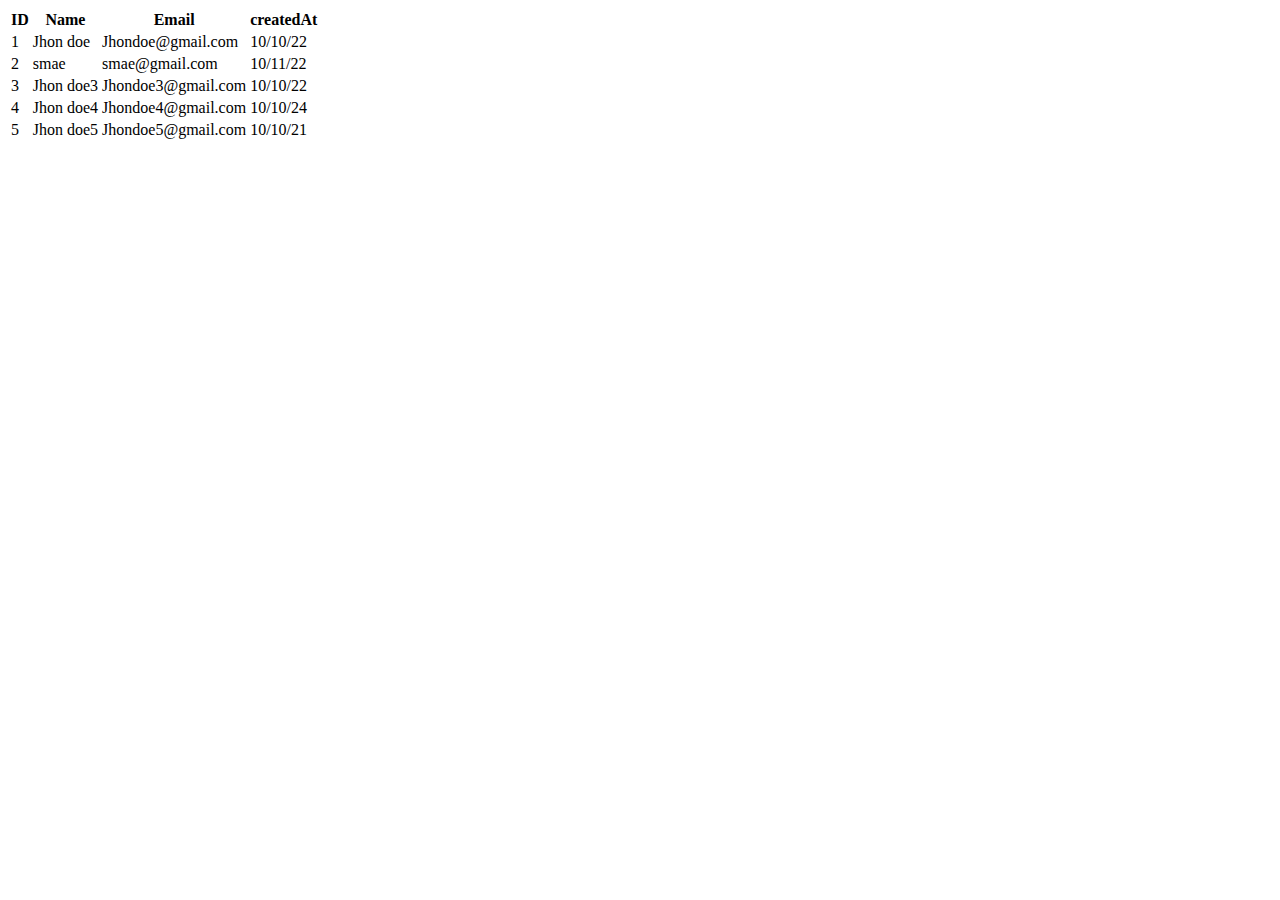
<file: html/datatable.htm>
<!DOCTYPE html>
<html lang="en">
  <head>
    <meta charset="UTF-8" />
    <meta http-equiv="X-UA-Compatible" content="IE=edge" />
    <meta name="viewport" content="width=device-width, initial-scale=1.0" />
    <title>Bootstrap 5 Simple Datatable Example</title>
    <link
      href="https://cdn.jsdelivr.net/npm/bootstrap@5.0.2/dist/css/bootstrap.min.css"
      rel="stylesheet"
      integrity="sha384-EVSTQN3/azprG1Anm3QDgpJLIm9Nao0Yz1ztcQTwFspd3yD65VohhpuuCOmLASjC"
      crossorigin="anonymous"
    />
    <!-- bootstrap5 dataTables css cdn -->
    <link
      rel="stylesheet"
      href="https://cdn.datatables.net/1.11.3/css/dataTables.bootstrap5.min.css"
    />
  </head>

  <body>
    <div class="container mt-4">
      <table
        id="datatable"
        class="table table-striped"
      >
        <thead>
          <tr>
            <th>ID</th>
            <th>Name</th>
            <th>Email</th>
            <th>createdAt</th>
          </tr>
        </thead>
        <tbody>
          <tr>
            <td>1</td>
            <td>Jhon doe</td>
            <td>Jhondoe@gmail.com</td>
            <td>10/10/22</td>
          </tr>
          <tr>
            <td>2</td>
            <td>smae</td>
            <td>smae@gmail.com</td>
            <td>10/11/22</td>
          </tr>
          <tr>
            <td>3</td>
            <td>Jhon doe3</td>
            <td>Jhondoe3@gmail.com</td>
            <td>10/10/22</td>
          </tr>
          <tr>
            <td>4</td>
            <td>Jhon doe4</td>
            <td>Jhondoe4@gmail.com</td>
            <td>10/10/24</td>
          </tr>
          <tr>
            <td>5</td>
            <td>Jhon doe5</td>
            <td>Jhondoe5@gmail.com</td>
            <td>10/10/21</td>
          </tr>
          
        </tbody>
      </table>
    </div>
    <!-- bootstrap5 dataTables js cdn -->
    <script src="https://cdn.datatables.net/1.11.3/js/dataTables.bootstrap5.min.js"></script>
    <script src="https://code.jquery.com/jquery-3.5.1.js"></script>
    <script src="https://cdn.datatables.net/1.11.3/js/jquery.dataTables.min.js"></script>
    <script>
      $(document).ready(function () {
        $('#datatable').DataTable();
      });
    </script>
  </body>
</html>
</file>
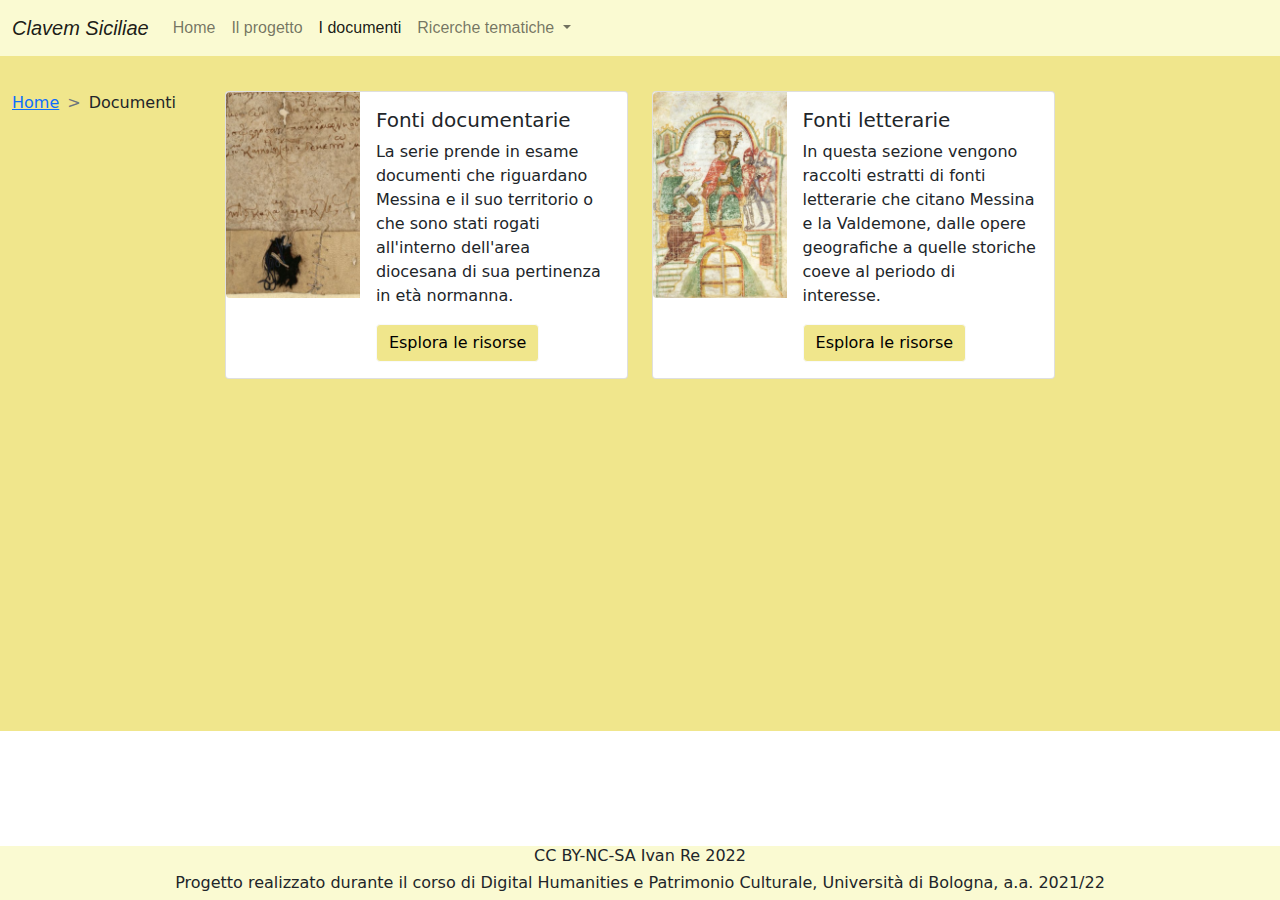
<file: html/documents.htm>
<!DOCTYPE html>
<html lang="en>"


<head>
	<meta charset="utf-8">
	<meta name="viewport" content="width=device=width, initial=scale=1, shrink-to-fit=no">
  <title>Clavem Siciliae</title>
  <!-- metadati DC -->
    <meta name="DC.Title" content="Clavem Siciliae">
    <meta name="DC.Creator" content="Ivan Re">
    <meta name="DC.Subject" content="Diplomatics, Medieval Messina, Norman Kingdom of Sicily, socio-economic history, documents, diplomas, notarial deeds">
    <meta name="DC.Description" content="The aim of the project Clavem Siciliae consists in the study of the city of Messina through primary and literary sources produced in the XI-XII centuries.">
    <meta name="DC.Publisher"
        content="Progetto realizzato durante il corso di Digital Humanities e Patrimonio Culturale, Università di Bologna, a.a. 2021-22">
    <meta name="DC.Contributor"
        content="Ivan Re">
    <meta name="DC.Date" content="2022-06-15">
    <meta name="DC.Type" content="Sito web">
    <meta name="DC.Format" content="HTML/CSS/JS">
    <link rel="DC.Identifier" href="https://ivanre1987.github.io/clavem-siciliae/">
    <meta name="DC.Source" content="bootstrap, HTML, CSS, XML, Dublin Core">
    <meta name="DC.Language" content="it">
    <meta name="DC.Relation"
        content="9788867282753; 9783412025847">
    <link rel="DC.Coverage"
        href="http://vocab.getty.edu/page/tgn/7594681">
    <meta name="DC.Rights"
        content="https://creativecommons.org/licenses/by-nc-sa/4.0/deed.it">
    <link rel="icon" href="../favicon/clavem.ico" type="image/ico" sizes="16x16">

	<!--bootstrap css-->

	<link rel="stylesheet" type="text/css" href="../bootstrap/css/bootstrap.min.css">

	<!--css-->

	<link rel="stylesheet" type="text/css" href="../css/style.css">
</head>

<header style="background-color: #F0E68C;">
  <nav class="navbar navbar-expand-lg fixed-top navbar-light" style="background-color: #FAFAD2;">
  <div class="container-fluid">
    <a class="navbar-brand fst-italic">Clavem Siciliae</a>
    <button class="navbar-toggler" type="button" data-bs-toggle="collapse" data-bs-target="#navbarNav" aria-controls="navbarNav" aria-expanded="false" aria-label="Toggle navigation">
      <span class="navbar-toggler-icon"></span>
    </button>
    <div class="collapse navbar-collapse" id="navbarNav">
      <ul class="navbar-nav">
        <li class="nav-item">
          <a class="nav-link" href=../index.htm>Home</a>
        </li>
        <li class="nav-item">
          <a class="nav-link" href="about.htm">Il progetto</a>
        </li>
        <li class="nav-item">
          <a class="nav-link active" aria-current="page" href="documents.htm">I documenti</a>
        </li>
        <li class="nav-item dropdown">
          <a class="nav-link dropdown-toggle" href="#" id="navbarDropdownMenuLink" role="button" data-bs-toggle="dropdown" aria-expanded="false">
            Ricerche tematiche
          </a>
          <ul class="dropdown-menu" aria-labelledby="navbarDropdownMenuLink" style="background-color: #FAFAD2;">
            <li><a class="dropdown-item" href="keywords.htm">Parole chiave</a></li>
            <li><a class="dropdown-item" href="#">Timeline</a></li>
            <li><a class="dropdown-item" href="maps.htm">Mappe</a></li>
            <li><a class="dropdown-item" href="#">Grafi</a></li>
          </ul>
        </li>
      </ul>
    </div>
  </div>
</nav>
</header>
<hr>
<section style="background-color: #F0E68C; max-width: 100%;">
<div class="container">
<hr>
<hr>
<br>
</div>
<div class="container-fluid">
  <div class="row">
    <div class="col-md-2">
      <nav style="--bs-breadcrumb-divider: '>';" aria-label="breadcrumb">
          <ol class="breadcrumb">
          <li class="breadcrumb-item"><a href="../index.htm">Home</a></li>
          <li class="breadcrumb-item" aria-current="page">Documenti</li>
          </ol>
      </nav>
    </div>
    <div class="col-md-4">
        <div class="card mb-3" style="max-width: 540px;">
          <div class="row g-0">
            <div class="col-md-4">
              <img src="../immagini/tsff3-excerpt.png" class="img-fluid rounded-start" alt="...">
            </div>
            <div class="col-md-8">
              <div class="card-body">
                <h5 class="card-title">Fonti documentarie</h5>
                <p class="card-text">La serie prende in esame documenti che riguardano Messina e il suo territorio o che sono stati rogati all'interno dell'area diocesana di sua pertinenza in età normanna.</p>
                <a href="primary-sources.htm" class="btn btn-light" style="background-color: #F0E68C;">Esplora le risorse</a>
              </div>
            </div>
          </div>
        </div>
    </div>
    <div class="col-md-4">
        <div class="card mb-3" style="max-width: 540px;">
          <div class="row g-0">
            <div class="col-md-4">
              <img src="../immagini/petrus-de-eboli.jpg" class="img-fluid rounded-start" alt="...">
          </div>
          <div class="col-md-8">
          <div class="card-body">
          <h5 class="card-title">Fonti letterarie</h5>
            <p class="card-text">In questa sezione vengono raccolti estratti di fonti letterarie che citano Messina e la Valdemone, dalle opere geografiche a quelle storiche coeve al periodo di interesse.</p>
            <a href="#" class="btn btn-light" style="background-color: #F0E68C;">Esplora le risorse</a>
        </div>
    </div>
  </div>
</div>
</div>
    </div>
        </div>
    <div class="col-md-2"></div>
</div>
<br>
<br>
<br>
<br>
<br>
<br>
<br>
<br>
<br>
<br>
<br>
<br>
<br>
<br>
</section>
<footer class="fixed-bottom" style="background-color: #FAFAD2;">
  <div class="container-fluid">
    <h6 class="text-center">CC BY-NC-SA Ivan Re 2022</h6>
    <h6 class="text-center">Progetto realizzato durante il corso di Digital Humanities e Patrimonio Culturale, Università di Bologna, a.a. 2021/22</h6>
  </div>
</footer>

<!-- jQuery prima di Bootstrap JS -->
    <script src="https://code.jquery.com/jquery-3.5.1.slim.min.js"
        integrity="sha384-DfXdz2htPH0lsSSs5nCTpuj/zy4C+OGpamoFVy38MVBnE+IbbVYUew+OrCXaRkfj"
        crossorigin="anonymous"></script>
    <script src="../bootstrap/js/bootstrap.bundle.min.js"></script>

</html>
</file>
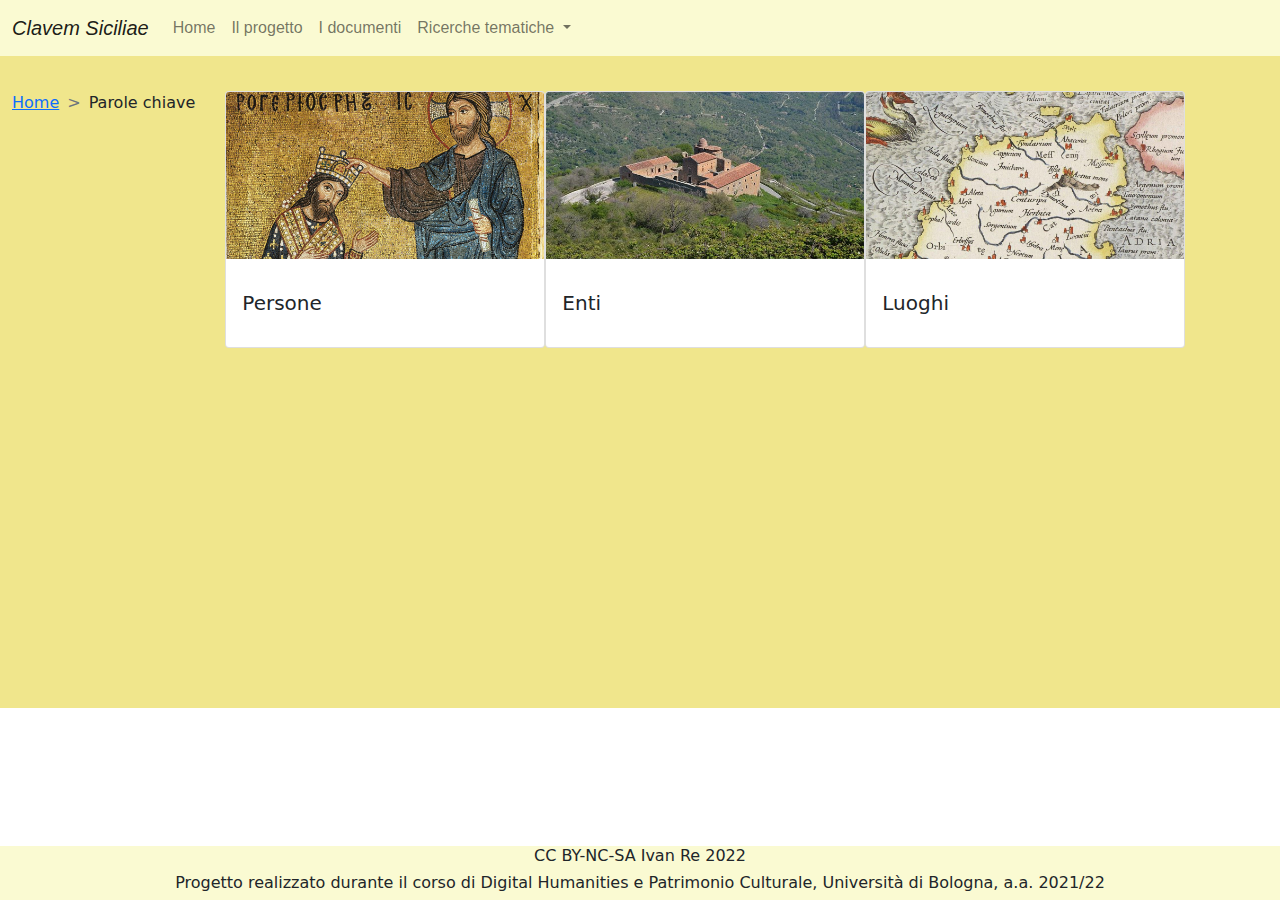
<file: html/keywords.htm>
<!DOCTYPE html>
<html lang="en>"


<head>
	<meta charset="utf-8">
	<meta name="viewport" content="width=device=width, initial=scale=1, shrink-to-fit=no">
  <title>Clavem Siciliae</title>
  <!-- metadati DC -->
    <meta name="DC.Title" content="Clavem Siciliae">
    <meta name="DC.Creator" content="Ivan Re">
    <meta name="DC.Subject" content="Diplomatics, Medieval Messina, Norman Kingdom of Sicily, socio-economic history, documents, diplomas, notarial deeds">
    <meta name="DC.Description" content="The aim of the project Clavem Siciliae consists in the study of the city of Messina through primary and literary sources produced in the XI-XII centuries.">
    <meta name="DC.Publisher"
        content="Progetto realizzato durante il corso di Digital Humanities e Patrimonio Culturale, Università di Bologna, a.a. 2021-22">
    <meta name="DC.Contributor"
        content="Ivan Re">
    <meta name="DC.Date" content="2022-06-15">
    <meta name="DC.Type" content="Sito web">
    <meta name="DC.Format" content="HTML/CSS/JS">
    <link rel="DC.Identifier" href="https://ivanre1987.github.io/clavem-siciliae/">
    <meta name="DC.Source" content="bootstrap, HTML, CSS, XML, Dublin Core">
    <meta name="DC.Language" content="it">
    <meta name="DC.Relation"
        content="9788867282753; 9783412025847">
    <link rel="DC.Coverage"
        href="http://vocab.getty.edu/page/tgn/7594681">
    <meta name="DC.Rights"
        content="https://creativecommons.org/licenses/by-nc-sa/4.0/deed.it">
    <link rel="icon" href="../favicon/clavem.ico" type="image/ico" sizes="16x16">

	<!--bootstrap css-->

	<link rel="stylesheet" type="text/css" href="../bootstrap/css/bootstrap.min.css">

	<!--css-->

	<link rel="stylesheet" type="text/css" href="../css/style.css">
</head>

<header style="background-color: #F0E68C;">
  <nav class="navbar navbar-expand-lg fixed-top navbar-light" style="background-color: #FAFAD2;">
  <div class="container-fluid">
    <a class="navbar-brand fst-italic">Clavem Siciliae</a>
    <button class="navbar-toggler" type="button" data-bs-toggle="collapse" data-bs-target="#navbarNav" aria-controls="navbarNav" aria-expanded="false" aria-label="Toggle navigation">
      <span class="navbar-toggler-icon"></span>
    </button>
    <div class="collapse navbar-collapse" id="navbarNav">
      <ul class="navbar-nav">
        <li class="nav-item">
          <a class="nav-link" href=../index.htm>Home</a>
        </li>
        <li class="nav-item">
          <a class="nav-link" href="about.htm">Il progetto</a>
        </li>
        <li class="nav-item">
          <a class="nav-link" href="documents.htm">I documenti</a>
        </li>
        <li class="nav-item dropdown">
          <a class="nav-link dropdown-toggle" href="#" id="navbarDropdownMenuLink" role="button" data-bs-toggle="dropdown" aria-expanded="false">
            Ricerche tematiche
          </a>
          <ul class="dropdown-menu" aria-labelledby="navbarDropdownMenuLink" style="background-color: #FAFAD2;">
            <li><a class="dropdown-item" href="keywords.htm">Parole chiave</a></li>
            <li><a class="dropdown-item" href="#">Timeline</a></li>
            <li><a class="dropdown-item" href="maps.htm">Mappe</a></li>
            <li><a class="dropdown-item" href="#">Grafi</a></li>
          </ul>
        </li>
      </ul>
    </div>
  </div>
</nav>
</header>
<hr>
<section style="background-color: #F0E68C; max-width: 100%;">
<div class="container">
<hr>
<hr>
<br>
</div>
<div class="container-fluid">
  <div class="row">
    <div class="col-md-2">
      <nav style="--bs-breadcrumb-divider: '>';" aria-label="breadcrumb">
          <ol class="breadcrumb">
          <li class="breadcrumb-item"><a href="../index.htm">Home</a></li>
          <li class="breadcrumb-item" aria-current="page">Parole chiave</li>
          </ol>
      </nav>
    </div>
    <div class="col-md-3">
        <div class="card" style="width: 20rem;">
            <a href="people.htm"><img src="../immagini/ruggero-ii.jpg" class="card-img-top" alt="..."></a>
            <div class="card-body">
            <p class="card-text"><h5>Persone</h4></p>
            </div>
        </div>
    </div>
    <div class="col-md-3">
        <div class="card" style="width: 20rem;">
            <a href="org.htm"><img src="../immagini/monastero.png" class="card-img-top" alt="..."></a>
            <div class="card-body">
            <p class="card-text"><h5>Enti</h4></p>
            </div>
        </div>
    </div>
    <div class="col-md-3">
        <div class="card" style="width: 20rem;">
            <a href="places.htm"><img src="../immagini/valdemone.JPG" class="card-img-top" alt="..."></a>
            <div class="card-body">
            <p class="card-text"><h5>Luoghi</h5></p>
            </div>
        </div>
    </div>   
</div>
        </div>
    <div class="col-md-1"></div>
</div>
<br>
<br>
<br>
<br>
<br>
<br>
<br>
<br>
<br>
<br>
<br>
<br>
<br>
<br>
<br>
</section>
<footer class="fixed-bottom" style="background-color: #FAFAD2;">
  <div class="container-fluid">
    <h6 class="text-center">CC BY-NC-SA Ivan Re 2022</h6>
    <h6 class="text-center">Progetto realizzato durante il corso di Digital Humanities e Patrimonio Culturale, Università di Bologna, a.a. 2021/22</h6>
  </div>
</footer>

<!-- jQuery prima di Bootstrap JS -->
    <script src="https://code.jquery.com/jquery-3.5.1.slim.min.js"
        integrity="sha384-DfXdz2htPH0lsSSs5nCTpuj/zy4C+OGpamoFVy38MVBnE+IbbVYUew+OrCXaRkfj"
        crossorigin="anonymous"></script>
    <script src="../bootstrap/js/bootstrap.bundle.min.js"></script>

</html>
</file>
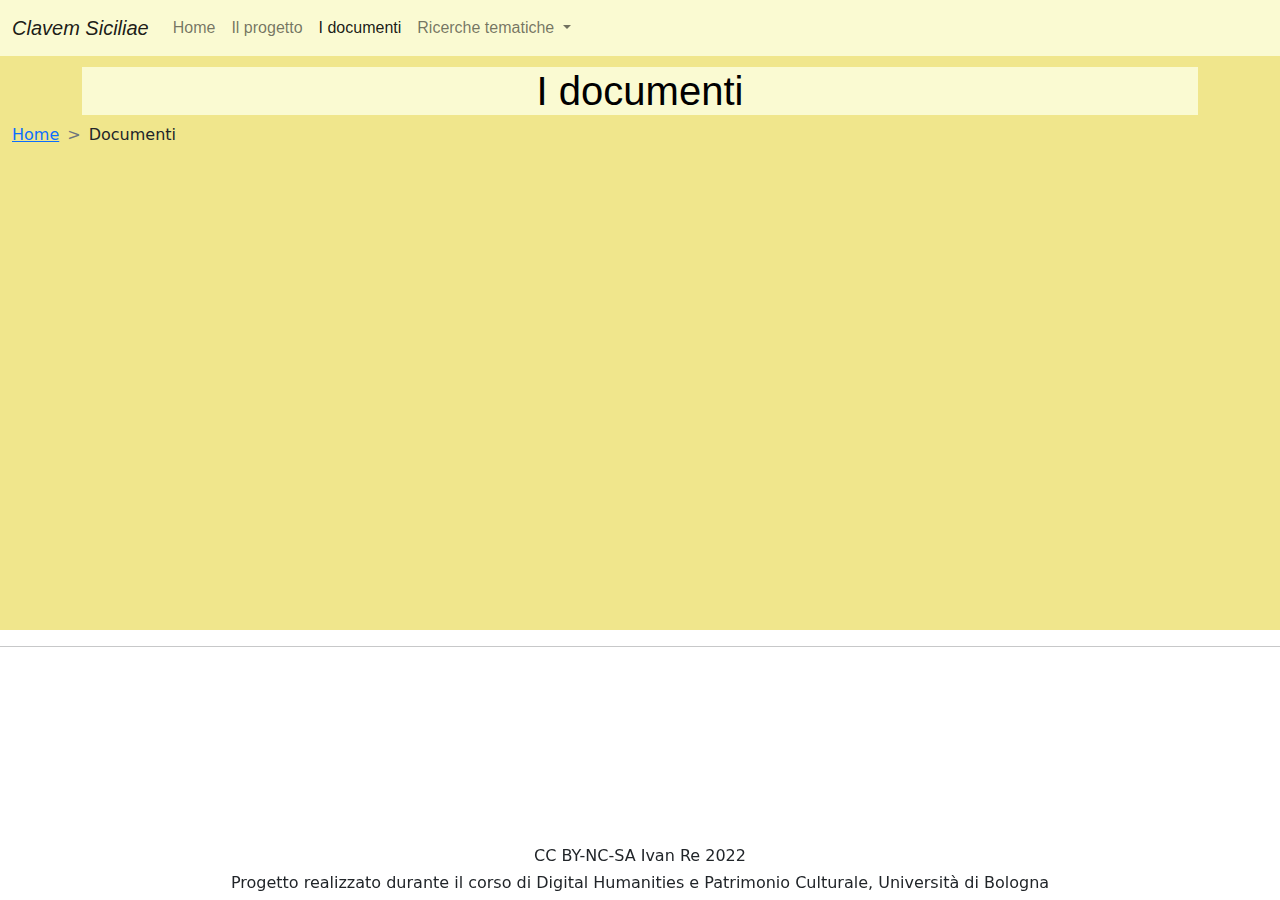
<file: html/map.htm>
<!DOCTYPE html>
<html lang="en>"


<head>
	<meta charset="utf-8">
	<meta name="viewport" content="width=device=width, initial=scale=1, shrink-to-fit=no">
  <title>Clavem Siciliae</title>
  <!-- metadati DC -->
    <meta name="DC.Title" content="Clavem Siciliae">
    <meta name="DC.Creator" content="Ivan Re">
    <meta name="DC.Subject" content="Diplomatics, Medieval Messina, Norman Kingdom of Sicily, socio-economic history, documents, diplomas, notarial deeds">
    <meta name="DC.Description" content="The aim of the project Clavem Siciliae consists in the study of the city of Messina through diplomatic and literary sources produced in the XI-XII centuries.">
    <meta name="DC.Publisher"
        content="Exercise done during the Digital Humanities course of the University of Bologna, 2021-22">
    <meta name="DC.Contributor"
        content="Ivan Re">
    <meta name="DC.Date" content="2022-06-15">
    <meta name="DC.Type" content="Sito web">
    <meta name="DC.Format" content="HTML/CSS/JS">
    <link rel="DC.Identifier" href="https://www.nomedelsitoweb.github.io">
    <meta name="DC.Source" content="bootstrap, HTML, CSS, XML, dc">
    <meta name="DC.Language" content="it">
    <meta name="DC.Relation"
        content="Inserisci dei riferimenti alle risorse collegate al sito web, possibilmente utilizzando identificazioni formali (per esempio, i codici ISBN per i libri)">
    <link rel="DC.Coverage"
        href="Inserisci una localizzazione per il tuo sito web, possibilmente utilizzando un vocabolario controllato (per esempio, http://www.getty.edu/research/tools/vocabularies/tgn/)">
    <meta name="DC.Rights"
        content="Inserisci il tipo di licenza con cui intendi proteggere il tuo sito web (per esempio, fai riferimento a una delle licenze Creative Commons: https://creativecommons.org/share-your-work/)">

	<!--bootstrap css-->

	<link rel="stylesheet" type="text/css" href="../bootstrap/css/bootstrap.min.css">

	<!--css-->

	<link rel="stylesheet" type="text/css" href="../css/style.css">
</head>

<header style="background-color: #F0E68C;">
  <nav class="navbar navbar-expand-lg fixed-top navbar-light" style="background-color: #FAFAD2;">
  <div class="container-fluid">
    <a class="navbar-brand fst-italic" href="#">Clavem Siciliae</a>
    <button class="navbar-toggler" type="button" data-bs-toggle="collapse" data-bs-target="#navbarNav" aria-controls="navbarNav" aria-expanded="false" aria-label="Toggle navigation">
      <span class="navbar-toggler-icon"></span>
    </button>
    <div class="collapse navbar-collapse" id="navbarNav">
      <ul class="navbar-nav">
        <li class="nav-item">
          <a class="nav-link" href=../index.htm>Home</a>
        </li>
        <li class="nav-item">
          <a class="nav-link" href="about.htm">Il progetto</a>
        </li>
        <li class="nav-item">
          <a class="nav-link active" aria-current="page" href="documents.htm">I documenti</a>
        </li>
        <li class="nav-item dropdown">
          <a class="nav-link dropdown-toggle" href="#" id="navbarDropdownMenuLink" role="button" data-bs-toggle="dropdown" aria-expanded="false">
            Ricerche tematiche
          </a>
          <ul class="dropdown-menu" aria-labelledby="navbarDropdownMenuLink" style="background-color: #FAFAD2;">
            <li><a class="dropdown-item" href="#">Parole chiave</a></li>
            <li><a class="dropdown-item" href="#">Timeline</a></li>
            <li><a class="dropdown-item" href="#">Mappa</a></li>
            <li><a class="dropdown-item" href="#">Grafi</a></li>
          </ul>
        </li>
      </ul>

    </div>
  </div>
</nav>
</header>
<hr>
<section style="background-color: #F0E68C;">
<div class="container">
<hr>
<hr>
<h1 class="text-center">I documenti</h1>
</div>
<div class="container-fluid">
  <div class="row">
    <div class="col-2">
      <nav style="--bs-breadcrumb-divider: '>';" aria-label="breadcrumb">
          <ol class="breadcrumb">
          <li class="breadcrumb-item"><a href="../index.htm">Home</a></li>
          <li class="breadcrumb-item" aria-current="page">Documenti</li>
          </ol>
      </nav>
    </div>
    <div class="col-8">
        <iframe src="https://uploads.knightlab.com/storymapjs/e9c20611d35beb0bf0b5793fcf919807/clavem-siciliae/index.html" frameborder="0" width="100%" height="500"></iframe>
    </div>
  </div>
</div>
</div>
    </div>
        </div>
    <div class="col-2"></div>
</div>
</section>
<hr>
<footer class="fixed-bottom">
  <div class="container-fluid">
    <h6 class="text-center">CC BY-NC-SA Ivan Re 2022</h6>
    <h6 class="text-center">Progetto realizzato durante il corso di Digital Humanities e Patrimonio Culturale, Università di Bologna</h6>
  </div>
</footer>

<!-- jQuery prima di Bootstrap JS -->
    <script src="https://code.jquery.com/jquery-3.5.1.slim.min.js"
        integrity="sha384-DfXdz2htPH0lsSSs5nCTpuj/zy4C+OGpamoFVy38MVBnE+IbbVYUew+OrCXaRkfj"
        crossorigin="anonymous"></script>
    <script src="../bootstrap/js/bootstrap.bundle.min.js"></script>

</html>
</file>
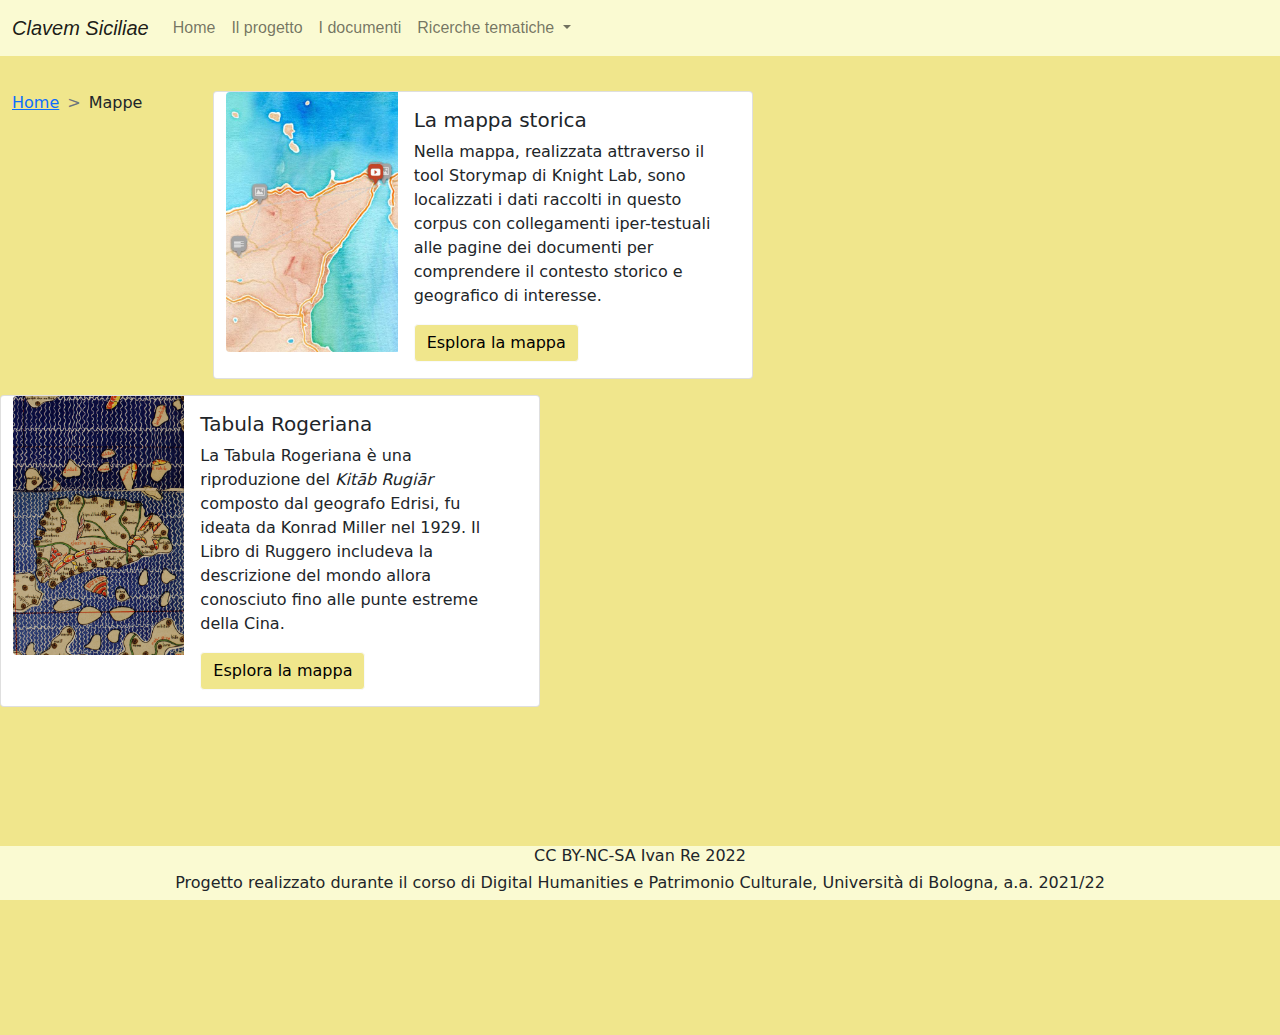
<file: html/maps.htm>
<!DOCTYPE html>
<html lang="en>"


<head>
	<meta charset="utf-8">
	<meta name="viewport" content="width=device=width, initial=scale=1, shrink-to-fit=no">
  <title>Clavem Siciliae</title>
  <!-- metadati DC -->
    <meta name="DC.Title" content="Clavem Siciliae">
    <meta name="DC.Creator" content="Ivan Re">
    <meta name="DC.Subject" content="Diplomatics, Medieval Messina, Norman Kingdom of Sicily, socio-economic history, documents, diplomas, notarial deeds">
    <meta name="DC.Description" content="The aim of the project Clavem Siciliae consists in the study of the city of Messina through diplomatic and literary sources produced in the XI-XII centuries.">
    <meta name="DC.Publisher"
        content="Progetto realizzato durante il corso di Digital Humanities e Patrimonio Culturale, Università di Bologna, a.a. 2021-22">
    <meta name="DC.Contributor"
        content="Ivan Re">
    <meta name="DC.Date" content="2022-06-15">
    <meta name="DC.Type" content="Sito web">
    <meta name="DC.Format" content="HTML/CSS/JS">
    <link rel="DC.Identifier" href="https://www.nomedelsitoweb.github.io">
    <meta name="DC.Source" content="bootstrap, HTML, CSS, XML, dc">
    <meta name="DC.Language" content="it">
    <meta name="DC.Relation"
        content="9788867282753; 9783412025847">
    <link rel="DC.Coverage"
        href="http://vocab.getty.edu/page/tgn/7594681">
    <meta name="DC.Rights"
        content="https://creativecommons.org/licenses/by-nc-sa/4.0/deed.it">
    <link rel="icon" href="../favicon/clavem.ico" type="image/ico" sizes="16x16">

	<!--bootstrap css-->

	<link rel="stylesheet" type="text/css" href="../bootstrap/css/bootstrap.min.css">

	<!--css-->

	<link rel="stylesheet" type="text/css" href="../css/style.css">
</head>

<header style="background-color: #F0E68C;">
  <nav class="navbar navbar-expand-lg fixed-top navbar-light" style="background-color: #FAFAD2;">
  <div class="container-fluid">
    <a class="navbar-brand fst-italic">Clavem Siciliae</a>
    <button class="navbar-toggler" type="button" data-bs-toggle="collapse" data-bs-target="#navbarNav" aria-controls="navbarNav" aria-expanded="false" aria-label="Toggle navigation">
      <span class="navbar-toggler-icon"></span>
    </button>
    <div class="collapse navbar-collapse" id="navbarNav">
      <ul class="navbar-nav">
        <li class="nav-item">
          <a class="nav-link" href=../index.htm>Home</a>
        </li>
        <li class="nav-item">
          <a class="nav-link" href="about.htm">Il progetto</a>
        </li>
        <li class="nav-item">
          <a class="nav-link" href="documents.htm">I documenti</a>
        </li>
        <li class="nav-item dropdown">
          <a class="nav-link dropdown-toggle" href="#" id="navbarDropdownMenuLink" role="button" data-bs-toggle="dropdown" aria-expanded="false">
            Ricerche tematiche
          </a>
          <ul class="dropdown-menu" aria-labelledby="navbarDropdownMenuLink" style="background-color: #FAFAD2;">
            <li><a class="dropdown-item" href="keywords.htm">Parole chiave</a></li>
            <li><a class="dropdown-item" href="#">Timeline</a></li>
            <li><a class="dropdown-item" href="maps.htm">Mappe</a></li>
            <li><a class="dropdown-item" href="#">Grafi</a></li>
          </ul>
        </li>
      </ul>
    </div>
  </div>
</nav>
</header>
<hr>
<section style="background-color: #F0E68C; max-width: 100%;">
<div class="container">
<hr>
<hr>
<br>
</div>
<div class="container-fluid">
  <div class="row">
    <div class="col-md-2">
      <nav style="--bs-breadcrumb-divider: '>';" aria-label="breadcrumb">
          <ol class="breadcrumb">
          <li class="breadcrumb-item"><a href="../index.htm">Home</a></li>
          <li class="breadcrumb-item" aria-current="page">Mappe</li>
          </ol>
      </nav>
    </div>
        <div class="card mb-3" style="max-width: 540px;">
          <div class="row g-0">
            <div class="col-md-4">
              <img src="../immagini/storymap-capture.png" class="img-fluid rounded-start" alt="...">
            </div>
            <div class="col-md-8">
              <div class="card-body">
                <h5 class="card-title">La mappa storica</h5>
                <p class="card-text">Nella mappa, realizzata attraverso il tool Storymap di Knight Lab, sono localizzati i dati raccolti in questo corpus con collegamenti iper-testuali alle pagine dei documenti per comprendere il contesto storico e geografico di interesse.</p>
                <a href="https://uploads.knightlab.com/storymapjs/e9c20611d35beb0bf0b5793fcf919807/clavem-siciliae/index.html" target="blank" class="btn btn-light" style="background-color: #F0E68C;">Esplora la mappa</a>
              </div>
            </div>
          </div>
        </div>
        <div class="card mb-3" style="max-width: 540px;">
          <div class="row g-0">
            <div class="col-md-4">
              <img src="../immagini/tabula-rogeriana.png" class="img-fluid rounded-start" alt="...">
          </div>
          <div class="col-md-8">
          <div class="card-body">
          <h5 class="card-title">Tabula Rogeriana</h5>
            <p class="card-text">La Tabula Rogeriana è una riproduzione del <em>Kitāb Rugiār</em> composto dal geografo Edrisi, fu ideata da Konrad Miller nel 1929. Il Libro di Ruggero includeva la descrizione del mondo allora conosciuto fino alle punte estreme della Cina.</p>
            <a href="https://uploads.knightlab.com/storymapjs/e9c20611d35beb0bf0b5793fcf919807/tabula-rogeriana/index.html" target="blank" class="btn btn-light" style="background-color: #F0E68C;">Esplora la mappa</a>
        </div>
    </div>
  </div>
  </div>
    </div>
        </div>
    <div class="col-md-2"></div>
</div>
<br>
<br>
<br>
<br>
<br>
<br>
<br>
<br>
<br>
<br>
<br>
<br>
<br>
</section>
<footer class="fixed-bottom" style="background-color: #FAFAD2;">
  <div class="container-fluid">
    <h6 class="text-center">CC BY-NC-SA Ivan Re 2022</h6>
    <h6 class="text-center">Progetto realizzato durante il corso di Digital Humanities e Patrimonio Culturale, Università di Bologna, a.a. 2021/22</h6>
  </div>
</footer>

<!-- jQuery prima di Bootstrap JS -->
    <script src="https://code.jquery.com/jquery-3.5.1.slim.min.js"
        integrity="sha384-DfXdz2htPH0lsSSs5nCTpuj/zy4C+OGpamoFVy38MVBnE+IbbVYUew+OrCXaRkfj"
        crossorigin="anonymous"></script>
    <script src="../bootstrap/js/bootstrap.bundle.min.js"></script>

</html>
</file>
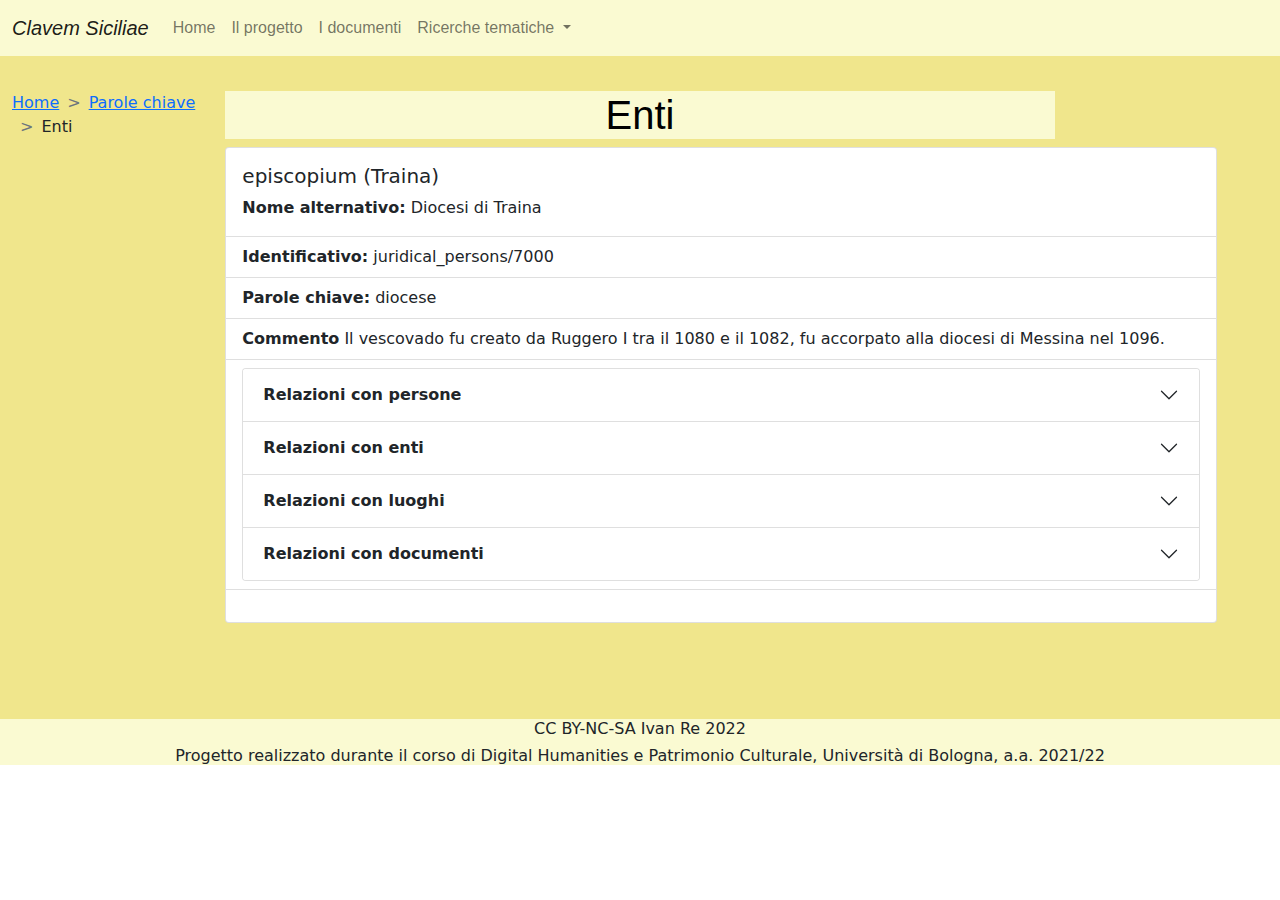
<file: html/org.htm>
<!DOCTYPE html>
<html lang="en>"


<head>
	<meta charset="utf-8">
	<meta name="viewport" content="width=device=width, initial=scale=1, shrink-to-fit=no">
  <title>Clavem Siciliae</title>
  <!-- metadati DC -->
    <meta name="DC.Title" content="Clavem Siciliae">
    <meta name="DC.Creator" content="Ivan Re">
    <meta name="DC.Subject" content="Diplomatics, Medieval Messina, Norman Kingdom of Sicily, socio-economic history, documents, diplomas, notarial deeds">
    <meta name="DC.Description" content="The aim of the project Clavem Siciliae consists in the study of the city of Messina through primary and literary sources produced in the XI-XII centuries.">
    <meta name="DC.Publisher"
        content="Progetto realizzato durante il corso di Digital Humanities e Patrimonio Culturale, Università di Bologna, a.a. 2021-22">
    <meta name="DC.Contributor"
        content="Ivan Re">
    <meta name="DC.Date" content="2022-06-15">
    <meta name="DC.Type" content="Sito web">
    <meta name="DC.Format" content="HTML/CSS/JS">
    <link rel="DC.Identifier" href="https://ivanre1987.github.io/clavem-siciliae/">
    <meta name="DC.Source" content="bootstrap, HTML, CSS, XML, Dublin Core">
    <meta name="DC.Language" content="it">
    <meta name="DC.Relation"
        content="9788867282753; 9783412025847">
    <link rel="DC.Coverage"
        href="http://vocab.getty.edu/page/tgn/7594681">
    <meta name="DC.Rights"
        content="https://creativecommons.org/licenses/by-nc-sa/4.0/deed.it">
    <link rel="icon" href="../favicon/clavem.ico" type="image/ico" sizes="16x16">

	<!--bootstrap css-->

	<link rel="stylesheet" type="text/css" href="../bootstrap/css/bootstrap.min.css">

	<!--css-->

	<link rel="stylesheet" type="text/css" href="../css/style.css">
</head>

<header style="background-color: #F0E68C;">
  <nav class="navbar navbar-expand-lg fixed-top navbar-light" style="background-color: #FAFAD2;">
  <div class="container-fluid">
    <a class="navbar-brand fst-italic">Clavem Siciliae</a>
    <button class="navbar-toggler" type="button" data-bs-toggle="collapse" data-bs-target="#navbarNav" aria-controls="navbarNav" aria-expanded="false" aria-label="Toggle navigation">
      <span class="navbar-toggler-icon"></span>
    </button>
    <div class="collapse navbar-collapse" id="navbarNav">
      <ul class="navbar-nav">
        <li class="nav-item">
          <a class="nav-link" href=../index.htm>Home</a>
        </li>
        <li class="nav-item">
          <a class="nav-link" href="about.htm">Il progetto</a>
        </li>
        <li class="nav-item">
          <a class="nav-link" href="documents.htm">I documenti</a>
        </li>
        <li class="nav-item dropdown">
          <a class="nav-link dropdown-toggle" href="#" id="navbarDropdownMenuLink" role="button" data-bs-toggle="dropdown" aria-expanded="false">
            Ricerche tematiche
          </a>
          <ul class="dropdown-menu" aria-labelledby="navbarDropdownMenuLink" style="background-color: #FAFAD2;">
            <li><a class="dropdown-item" href="keywords.htm">Parole chiave</a></li>
            <li><a class="dropdown-item" href="#">Timeline</a></li>
            <li><a class="dropdown-item" href="maps.htm">Mappe</a></li>
            <li><a class="dropdown-item" href="#">Grafi</a></li>
          </ul>
        </li>
      </ul>
    </div>
  </div>
</nav>
</header>
<hr>
<section style="background-color: #F0E68C; max-width: 100%;">
<div class="container">
<hr>
<hr>
<br>
</div>
<div class="container-fluid">
  <div class="row">
    <div class="col-md-2">
      <nav style="--bs-breadcrumb-divider: '>';" aria-label="breadcrumb">
          <ol class="breadcrumb">
          <li class="breadcrumb-item"><a href="../index.htm">Home</a></li>
          <li class="breadcrumb-item"><a href="keywords.htm">Parole chiave</a></li>
          <li class="breadcrumb-item" aria-current="page">Enti</li>
          </ol>
      </nav>
    </div>
    <div class="col-md-8">
      <h1 class="text-center">Enti</h1>
        <div class="card" style="width: 62rem;">
              <div class="card-body">
                <h5 class="card-title">episcopium (Traina)</h5>
                <p class="card-text"><strong>Nome alternativo:</strong> Diocesi di Traina</p>
              </div>
              <ul class="list-group list-group-flush">
                <li class="list-group-item"><strong>Identificativo:</strong> juridical_persons/7000</li>
                <li class="list-group-item"><strong>Parole chiave:</strong> diocese</li>
                <li class="list-group-item"><strong>Commento</strong> Il vescovado fu creato da Ruggero I tra il 1080 e il 1082, fu accorpato alla diocesi di Messina nel 1096.</li>
                <li class="list-group-item"><div class="accordion" id="accordionExample">
                <div class="accordion-item">
                  <h2 class="accordion-header" id="headingOne">
                    <button class="accordion-button collapsed" type="button" data-bs-toggle="collapse" data-bs-target="#collapseOne" aria-expanded="false" aria-controls="collapseOne">
                      <strong>Relazioni con persone</strong>
                    </button>
                  </h2>
                  <div id="collapseOne" class="accordion-collapse collapse" aria-labelledby="headingOne" data-bs-parent="#accordionExample">
                    <div class="accordion-body">
                      <ol>
                        <li><a href="people.htm">Rogerius (I; 1031-1101)comes Calabriae et Siciliae</a></li>
                        <li>Robertus (1080-1096) episcopus</li>
                        <li>Gregorius (VII; 1020-1085) papa</li>
                      </ol>
                    </div>
                  </div>
                </div>
                <div class="accordion-item">
                  <h2 class="accordion-header" id="headingTwo">
                    <button class="accordion-button collapsed" type="button" data-bs-toggle="collapse" data-bs-target="#collapseTwo" aria-expanded="false" aria-controls="collapseTwo">
                      <strong>Relazioni con enti</strong>
                    </button>
                  </h2>
                  <div id="collapseTwo" class="accordion-collapse collapse" aria-labelledby="headingTwo" data-bs-parent="#accordionExample">
                    <div class="accordion-body">
                      <ol>
                      </ol>
                    </div>
                  </div>
                </div>
                <div class="accordion-item">
                  <h2 class="accordion-header" id="headingThree">
                    <button class="accordion-button collapsed" type="button" data-bs-toggle="collapse" data-bs-target="#collapseThree" aria-expanded="false" aria-controls="collapseThree">
                      <strong>Relazioni con luoghi</strong>
                    </button>
                  </h2>
                  <div id="collapseThree" class="accordion-collapse collapse" aria-labelledby="headingThree" data-bs-parent="#accordionExample">
                    <div class="accordion-body">
                      <ol>
                        <li>Alcara</li>
                        <li>Caltavuturo</li>
                        <li><em>Castellio</em></li>
                        <li>Cefalù</li>
                        <li>Cerami</li>
                        <li><em>Fetelia</em></li>
                        <li><em>Ficara</em></li>
                        <li><em>Galath</em></li>
                        <li>Gagliano</li>
                        <li>Geraci Siculo</li>
                        <li>Gibilmanna</li>
                        <li>Golisano</li>
                        <li>Gratteri</li>
                        <li>Milazzo</li>
                        <li>Messina</li>
                        <li>Militello</li>
                        <li>Mistretta</li>
                        <li>Naso</li>
                        <li>Nicosia</li>
                        <li><em>Panagia</em></li>
                        <li>Petralia</li>
                        <li><em>Politium</em></li>
                        <li>Rimetta</li>
                        <li><em>Rocamaris</em></li>
                        <li>San Marco</li>
                        <li>Sclafani</li>
                        <li>Sinagria</li>
                        <li>Sperlinga</li>
                        <li>Tauriano</li>
                        <li>Taormina</li>
                        <li>Tusa</li>
                        <li><em>Turristudith</em></li>
                        <li>Traina</li>
                        <li><a href="places.htm">Valdemone</a></li>
                      </ol>
                    </div>
                  </div>
                </div>
                <div class="accordion-item">
                  <h2 class="accordion-header" id="headingFour">
                    <button class="accordion-button collapsed" type="button" data-bs-toggle="collapse" data-bs-target="#collapseFour" aria-expanded="false" aria-controls="collapseFour">
                      <strong>Relazioni con documenti</strong>
                    </button>
                  </h2>
                  <div id="collapseFour" class="accordion-collapse collapse" aria-labelledby="headingFour" data-bs-parent="#accordionExample">
                    <div class="accordion-body">
                      <ol>
                      <li><a href="0001.htm">0001 [1082]</a></li>
                      <li>0002 [1087-07]</li>
                      <li>0008 [1096-04]</li>
                      </ol>
                    </div>
                  </div>
                </div>
              </div>
              </li>
              </ul>
              <div class="card-body">
              </div>
        </div>
    </div>
    <div class="col-md-2"></div>
</div>
<br>
<br>
<br>
<br>
</section>
<footer>
  <div class="container-fluid" style="background-color: #FAFAD2;">
    <h6 class="text-center">CC BY-NC-SA Ivan Re 2022</h6>
    <h6 class="text-center">Progetto realizzato durante il corso di Digital Humanities e Patrimonio Culturale, Università di Bologna, a.a. 2021/22</h6>
  </div>
</footer>

<!-- jQuery prima di Bootstrap JS -->
    <script src="https://code.jquery.com/jquery-3.5.1.slim.min.js"
        integrity="sha384-DfXdz2htPH0lsSSs5nCTpuj/zy4C+OGpamoFVy38MVBnE+IbbVYUew+OrCXaRkfj"
        crossorigin="anonymous"></script>
    <script src="../bootstrap/js/bootstrap.bundle.min.js"></script>

</html>
</file>
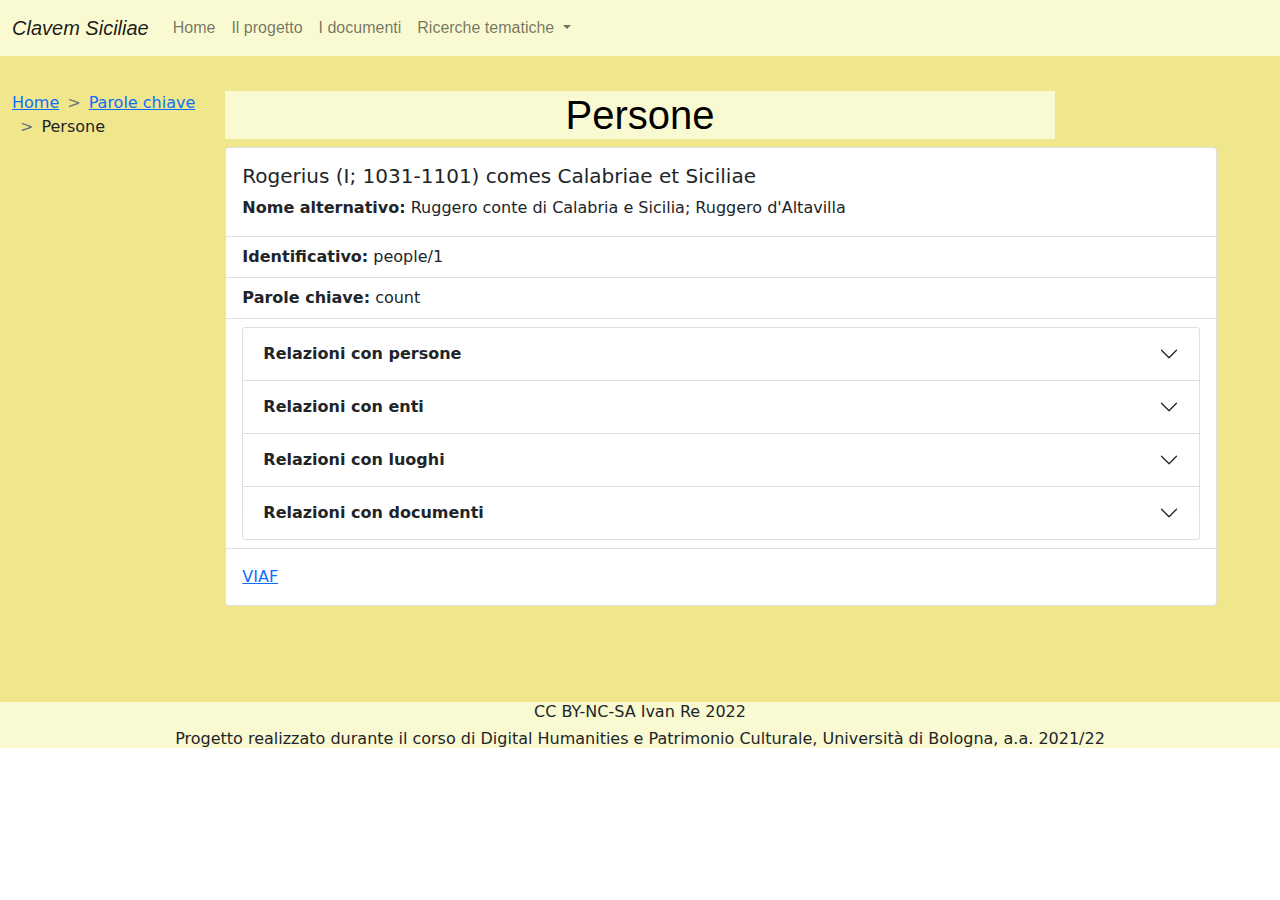
<file: html/people.htm>
<!DOCTYPE html>
<html lang="en>"


<head>
	<meta charset="utf-8">
	<meta name="viewport" content="width=device=width, initial=scale=1, shrink-to-fit=no">
  <title>Clavem Siciliae</title>
  <!-- metadati DC -->
    <meta name="DC.Title" content="Clavem Siciliae">
    <meta name="DC.Creator" content="Ivan Re">
    <meta name="DC.Subject" content="Diplomatics, Medieval Messina, Norman Kingdom of Sicily, socio-economic history, documents, diplomas, notarial deeds">
    <meta name="DC.Description" content="The aim of the project Clavem Siciliae consists in the study of the city of Messina through primary and literary sources produced in the XI-XII centuries.">
    <meta name="DC.Publisher"
        content="Progetto realizzato durante il corso di Digital Humanities e Patrimonio Culturale, Università di Bologna, a.a. 2021-22">
    <meta name="DC.Contributor"
        content="Ivan Re">
    <meta name="DC.Date" content="2022-06-15">
    <meta name="DC.Type" content="Sito web">
    <meta name="DC.Format" content="HTML/CSS/JS">
    <link rel="DC.Identifier" href="https://ivanre1987.github.io/clavem-siciliae/">
    <meta name="DC.Source" content="bootstrap, HTML, CSS, XML, Dublin Core">
    <meta name="DC.Language" content="it">
    <meta name="DC.Relation"
        content="9788867282753; 9783412025847">
    <link rel="DC.Coverage"
        href="http://vocab.getty.edu/page/tgn/7594681">
    <meta name="DC.Rights"
        content="https://creativecommons.org/licenses/by-nc-sa/4.0/deed.it">
    <link rel="icon" href="../favicon/clavem.ico" type="image/ico" sizes="16x16">

	<!--bootstrap css-->

	<link rel="stylesheet" type="text/css" href="../bootstrap/css/bootstrap.min.css">

	<!--css-->

	<link rel="stylesheet" type="text/css" href="../css/style.css">
</head>

<header style="background-color: #F0E68C;">
  <nav class="navbar navbar-expand-lg fixed-top navbar-light" style="background-color: #FAFAD2;">
  <div class="container-fluid">
    <a class="navbar-brand fst-italic">Clavem Siciliae</a>
    <button class="navbar-toggler" type="button" data-bs-toggle="collapse" data-bs-target="#navbarNav" aria-controls="navbarNav" aria-expanded="false" aria-label="Toggle navigation">
      <span class="navbar-toggler-icon"></span>
    </button>
    <div class="collapse navbar-collapse" id="navbarNav">
      <ul class="navbar-nav">
        <li class="nav-item">
          <a class="nav-link" href=../index.htm>Home</a>
        </li>
        <li class="nav-item">
          <a class="nav-link" href="about.htm">Il progetto</a>
        </li>
        <li class="nav-item">
          <a class="nav-link" href="documents.htm">I documenti</a>
        </li>
        <li class="nav-item dropdown">
          <a class="nav-link dropdown-toggle" href="#" id="navbarDropdownMenuLink" role="button" data-bs-toggle="dropdown" aria-expanded="false">
            Ricerche tematiche
          </a>
          <ul class="dropdown-menu" aria-labelledby="navbarDropdownMenuLink" style="background-color: #FAFAD2;">
            <li><a class="dropdown-item" href="keywords.htm">Parole chiave</a></li>
            <li><a class="dropdown-item" href="#">Timeline</a></li>
            <li><a class="dropdown-item" href="maps.htm">Mappe</a></li>
            <li><a class="dropdown-item" href="#">Grafi</a></li>
          </ul>
        </li>
      </ul>
    </div>
  </div>
</nav>
</header>
<hr>
<section style="background-color: #F0E68C; max-width: 100%;">
<div class="container">
<hr>
<hr>
<br>
</div>
<div class="container-fluid">
  <div class="row">
    <div class="col-md-2">
      <nav style="--bs-breadcrumb-divider: '>';" aria-label="breadcrumb">
          <ol class="breadcrumb">
          <li class="breadcrumb-item"><a href="../index.htm">Home</a></li>
          <li class="breadcrumb-item"><a href="keywords.htm">Parole chiave</a></li>
          <li class="breadcrumb-item" aria-current="page">Persone</li>
          </ol>
      </nav>
    </div>
    <div class="col-md-8">
      <h1 class="text-center">Persone</h1>
        <div class="card" style="width: 62rem;">
              <div class="card-body">
                <h5 class="card-title"><a name="rogerius-1">Rogerius (I; 1031-1101)</a> comes Calabriae et Siciliae</h5>
                <p class="card-text"><strong>Nome alternativo:</strong> Ruggero conte di Calabria e Sicilia; Ruggero d'Altavilla</p>
              </div>
              <ul class="list-group list-group-flush">
                <li class="list-group-item"><strong>Identificativo:</strong> people/1</li>
                <li class="list-group-item"><strong>Parole chiave:</strong> count</li>
                <li class="list-group-item"><div class="accordion" id="accordionExample">
                <div class="accordion-item">
                  <h2 class="accordion-header" id="headingOne">
                    <button class="accordion-button collapsed" type="button" data-bs-toggle="collapse" data-bs-target="#collapseOne" aria-expanded="false" aria-controls="collapseOne">
                      <strong>Relazioni con persone</strong>
                    </button>
                  </h2>
                  <div id="collapseOne" class="accordion-collapse collapse" aria-labelledby="headingOne" data-bs-parent="#accordionExample">
                    <div class="accordion-body">
                      <ol>
                        <li>Gregorius (VII; 1020-1085) papa</li>
                        <li>Robertus (1080-1096) episcopus</li>
                      </ol>
                    </div>
                  </div>
                </div>
                <div class="accordion-item">
                  <h2 class="accordion-header" id="headingTwo">
                    <button class="accordion-button collapsed" type="button" data-bs-toggle="collapse" data-bs-target="#collapseTwo" aria-expanded="false" aria-controls="collapseTwo">
                      <strong>Relazioni con enti</strong>
                    </button>
                  </h2>
                  <div id="collapseTwo" class="accordion-collapse collapse" aria-labelledby="headingTwo" data-bs-parent="#accordionExample">
                    <div class="accordion-body">
                      <ol>
                        <li><a href="org.htm">episcopium (Traina)</a></li>
                      </ol>
                    </div>
                  </div>
                </div>
                <div class="accordion-item">
                  <h2 class="accordion-header" id="headingThree">
                    <button class="accordion-button collapsed" type="button" data-bs-toggle="collapse" data-bs-target="#collapseThree" aria-expanded="false" aria-controls="collapseThree">
                      <strong>Relazioni con luoghi</strong>
                    </button>
                  </h2>
                  <div id="collapseThree" class="accordion-collapse collapse" aria-labelledby="headingThree" data-bs-parent="#accordionExample">
                    <div class="accordion-body">
                      <ol>
                        <li>Alcara</li>
                        <li>Caltavuturo</li>
                        <li><em>Castellio</em></li>
                        <li>Cefalù</li>
                        <li>Cerami</li>
                        <li><em>Fetelia</em></li>
                        <li><em>Ficara</em></li>
                        <li><em>Galath</em></li>
                        <li>Gagliano</li>
                        <li>Geraci Siculo</li>
                        <li>Gibilmanna</li>
                        <li>Golisano</li>
                        <li>Gratteri</li>
                        <li>Milazzo</li>
                        <li>Messina</li>
                        <li>Militello</li>
                        <li>Mistretta</li>
                        <li>Naso</li>
                        <li>Nicosia</li>
                        <li><em>Panagia</em></li>
                        <li>Petralia</li>
                        <li><em>Politium</em></li>
                        <li>Rimetta</li>
                        <li><em>Rocamaris</em></li>
                        <li>San Marco</li>
                        <li>Sclafani</li>
                        <li>Sinagria</li>
                        <li>Sperlinga</li>
                        <li>Tauriano</li>
                        <li>Taormina</li>
                        <li>Tusa</li>
                        <li><em>Turristudith</em></li>
                        <li>Traina</li>
                        <li><a href="places.htm">Valdemone</a></li>
                      </ol>
                    </div>
                  </div>
                </div>
                <div class="accordion-item">
                  <h2 class="accordion-header" id="headingFour">
                    <button class="accordion-button collapsed" type="button" data-bs-toggle="collapse" data-bs-target="#collapseFour" aria-expanded="false" aria-controls="collapseFour">
                      <strong>Relazioni con documenti</strong>
                    </button>
                  </h2>
                  <div id="collapseFour" class="accordion-collapse collapse" aria-labelledby="headingFour" data-bs-parent="#accordionExample">
                    <div class="accordion-body">
                      <ol>
                      <li><a href="0001.htm">0001 [1082]</a></li>
                      <li>0002 [1087-07]</li>
                      <li><a href="0003.htm">0003 [1091-10]</a></li>
                      <li>0004 [1092-01]</li>
                      <li>0005 [1092-10]</li>
                      <li>0006 [1092-12]</li>
                      <li>0007 [1094-12]</li>
                      <li>0008 [1096-04]</li>
                      </ol>
                    </div>
                  </div>
                </div>
              </div>
              </li>
              </ul>
              <div class="card-body">
                <a href="http://viaf.org/viaf/261138747" target="blank" class="card-link">VIAF</a>
              </div>
        </div>
    </div>
    <div class="col-md-2"></div>
</div>
<br>
<br>
<br>
<br>
</section>
<footer>
  <div class="container-fluid" style="background-color: #FAFAD2;">
    <h6 class="text-center">CC BY-NC-SA Ivan Re 2022</h6>
    <h6 class="text-center">Progetto realizzato durante il corso di Digital Humanities e Patrimonio Culturale, Università di Bologna, a.a. 2021/22</h6>
  </div>
</footer>

<!-- jQuery prima di Bootstrap JS -->
    <script src="https://code.jquery.com/jquery-3.5.1.slim.min.js"
        integrity="sha384-DfXdz2htPH0lsSSs5nCTpuj/zy4C+OGpamoFVy38MVBnE+IbbVYUew+OrCXaRkfj"
        crossorigin="anonymous"></script>
    <script src="../bootstrap/js/bootstrap.bundle.min.js"></script>

</html>
</file>
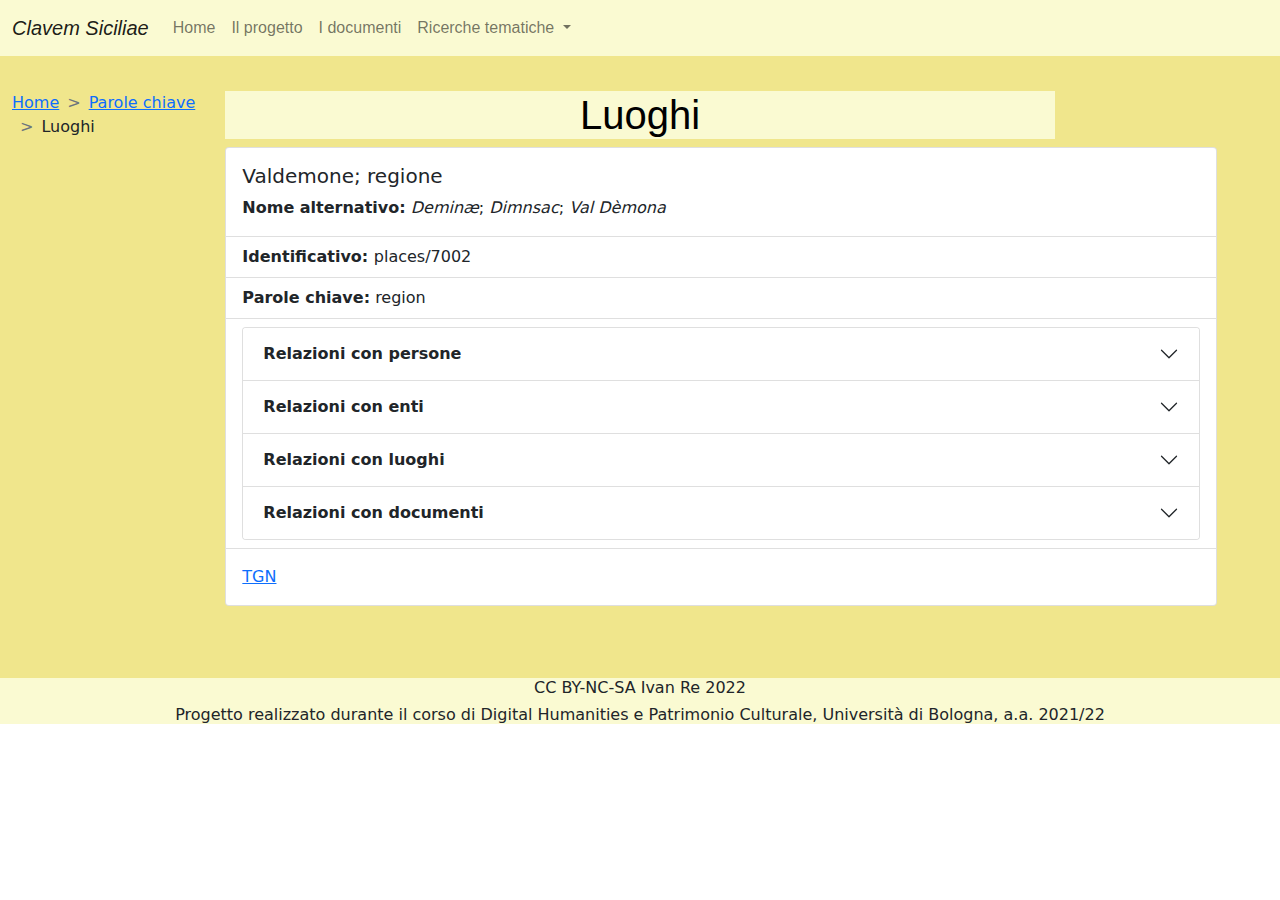
<file: html/places.htm>
<!DOCTYPE html>
<html lang="en>"


<head>
	<meta charset="utf-8">
	<meta name="viewport" content="width=device=width, initial=scale=1, shrink-to-fit=no">
  <title>Clavem Siciliae</title>
  <!-- metadati DC -->
    <meta name="DC.Title" content="Clavem Siciliae">
    <meta name="DC.Creator" content="Ivan Re">
    <meta name="DC.Subject" content="Diplomatics, Medieval Messina, Norman Kingdom of Sicily, socio-economic history, documents, diplomas, notarial deeds">
    <meta name="DC.Description" content="The aim of the project Clavem Siciliae consists in the study of the city of Messina through primary and literary sources produced in the XI-XII centuries.">
    <meta name="DC.Publisher"
        content="Progetto realizzato durante il corso di Digital Humanities e Patrimonio Culturale, Università di Bologna, a.a. 2021-22">
    <meta name="DC.Contributor"
        content="Ivan Re">
    <meta name="DC.Date" content="2022-06-15">
    <meta name="DC.Type" content="Sito web">
    <meta name="DC.Format" content="HTML/CSS/JS">
    <link rel="DC.Identifier" href="https://ivanre1987.github.io/clavem-siciliae/">
    <meta name="DC.Source" content="bootstrap, HTML, CSS, XML, Dublin Core">
    <meta name="DC.Language" content="it">
    <meta name="DC.Relation"
        content="9788867282753; 9783412025847">
    <link rel="DC.Coverage"
        href="http://vocab.getty.edu/page/tgn/7594681">
    <meta name="DC.Rights"
        content="https://creativecommons.org/licenses/by-nc-sa/4.0/deed.it">
    <link rel="icon" href="../favicon/clavem.ico" type="image/ico" sizes="16x16">

	<!--bootstrap css-->

	<link rel="stylesheet" type="text/css" href="../bootstrap/css/bootstrap.min.css">

	<!--css-->

	<link rel="stylesheet" type="text/css" href="../css/style.css">
</head>

<header style="background-color: #F0E68C;">
  <nav class="navbar navbar-expand-lg fixed-top navbar-light" style="background-color: #FAFAD2;">
  <div class="container-fluid">
    <a class="navbar-brand fst-italic">Clavem Siciliae</a>
    <button class="navbar-toggler" type="button" data-bs-toggle="collapse" data-bs-target="#navbarNav" aria-controls="navbarNav" aria-expanded="false" aria-label="Toggle navigation">
      <span class="navbar-toggler-icon"></span>
    </button>
    <div class="collapse navbar-collapse" id="navbarNav">
      <ul class="navbar-nav">
        <li class="nav-item">
          <a class="nav-link" href=../index.htm>Home</a>
        </li>
        <li class="nav-item">
          <a class="nav-link" href="about.htm">Il progetto</a>
        </li>
        <li class="nav-item">
          <a class="nav-link" href="documents.htm">I documenti</a>
        </li>
        <li class="nav-item dropdown">
          <a class="nav-link dropdown-toggle" href="#" id="navbarDropdownMenuLink" role="button" data-bs-toggle="dropdown" aria-expanded="false">
            Ricerche tematiche
          </a>
          <ul class="dropdown-menu" aria-labelledby="navbarDropdownMenuLink" style="background-color: #FAFAD2;">
            <li><a class="dropdown-item" href="keywords.htm">Parole chiave</a></li>
            <li><a class="dropdown-item" href="#">Timeline</a></li>
            <li><a class="dropdown-item" href="maps.htm">Mappe</a></li>
            <li><a class="dropdown-item" href="#">Grafi</a></li>
          </ul>
        </li>
      </ul>
    </div>
  </div>
</nav>
</header>
<hr>
<section style="background-color: #F0E68C; max-width: 100%;">
<div class="container">
<hr>
<hr>
<br>
</div>
<div class="container-fluid">
  <div class="row">
    <div class="col-md-2">
      <nav style="--bs-breadcrumb-divider: '>';" aria-label="breadcrumb">
          <ol class="breadcrumb">
          <li class="breadcrumb-item"><a href="../index.htm">Home</a></li>
          <li class="breadcrumb-item"><a href="keywords.htm">Parole chiave</a></li>
          <li class="breadcrumb-item" aria-current="page">Luoghi</li>
          </ol>
      </nav>
    </div>
    <div class="col-md-8">
      <h1 class="text-center">Luoghi</h1>
        <div class="card" style="width: 62rem;">
              <div class="card-body">
                <h5 class="card-title">Valdemone; regione</h5>
                <p class="card-text"><strong>Nome alternativo:</strong> <em>Deminæ</em>; <em>Dimnsac</em>; <em>Val Dèmona</em></p>
              </div>
              <ul class="list-group list-group-flush">
                <li class="list-group-item"><strong>Identificativo: </strong>places/7002</li>
                <li class="list-group-item"><strong>Parole chiave:</strong> region</li>
                <li class="list-group-item"><div class="accordion" id="accordionExample">
                <div class="accordion-item">
                  <h2 class="accordion-header" id="headingOne">
                    <button class="accordion-button collapsed" type="button" data-bs-toggle="collapse" data-bs-target="#collapseOne" aria-expanded="false" aria-controls="collapseOne">
                      <strong>Relazioni con persone</strong>
                    </button>
                  </h2>
                  <div id="collapseOne" class="accordion-collapse collapse" aria-labelledby="headingOne" data-bs-parent="#accordionExample">
                    <div class="accordion-body">
                      <ol>
                        <li><a href="people.htm">Rogerius (I; 1031-1101)comes Calabriae et Siciliae</a></li>
                        <li>Robertus (1080-1096) episcopus</li>
                      </ol>
                    </div>
                  </div>
                </div>
                <div class="accordion-item">
                  <h2 class="accordion-header" id="headingTwo">
                    <button class="accordion-button collapsed" type="button" data-bs-toggle="collapse" data-bs-target="#collapseTwo" aria-expanded="false" aria-controls="collapseTwo">
                      <strong>Relazioni con enti</strong>
                    </button>
                  </h2>
                  <div id="collapseTwo" class="accordion-collapse collapse" aria-labelledby="headingTwo" data-bs-parent="#accordionExample">
                    <div class="accordion-body">
                      <ol>
                      <li>episcopium (Traina)</li>
                      </ol>
                    </div>
                  </div>
                </div>
                <div class="accordion-item">
                  <h2 class="accordion-header" id="headingThree">
                    <button class="accordion-button collapsed" type="button" data-bs-toggle="collapse" data-bs-target="#collapseThree" aria-expanded="false" aria-controls="collapseThree">
                      <strong>Relazioni con luoghi</strong>
                    </button>
                  </h2>
                  <div id="collapseThree" class="accordion-collapse collapse" aria-labelledby="headingThree" data-bs-parent="#accordionExample">
                    <div class="accordion-body">
                      <ol>
                        <li>Alcara</li>
                        <li>Caltavuturo</li>
                        <li><em>Castellio</em></li>
                        <li>Cefalù</li>
                        <li>Cerami</li>
                        <li><em>Fetelia</em></li>
                        <li><em>Ficara</em></li>
                        <li><em>Galath</em></li>
                        <li>Gagliano</li>
                        <li>Geraci Siculo</li>
                        <li>Gibilmanna</li>
                        <li>Golisano</li>
                        <li>Gratteri</li>
                        <li>Milazzo</li>
                        <li>Messina</li>
                        <li>Militello</li>
                        <li>Mistretta</li>
                        <li>Naso</li>
                        <li>Nicosia</li>
                        <li><em>Panagia</em></li>
                        <li>Petralia</li>
                        <li><em>Politium</em></li>
                        <li>Rimetta</li>
                        <li><em>Rocamaris</em></li>
                        <li>San Marco</li>
                        <li>Sclafani</li>
                        <li>Sinagria</li>
                        <li>Sperlinga</li>
                        <li>Tauriano</li>
                        <li>Taormina</li>
                        <li>Tusa</li>
                        <li><em>Turristudith</em></li>
                        <li>Traina</li>
                      </ol>
                    </div>
                  </div>
                </div>
                <div class="accordion-item">
                  <h2 class="accordion-header" id="headingFour">
                    <button class="accordion-button collapsed" type="button" data-bs-toggle="collapse" data-bs-target="#collapseFour" aria-expanded="false" aria-controls="collapseFour">
                      <strong>Relazioni con documenti</strong>
                    </button>
                  </h2>
                  <div id="collapseFour" class="accordion-collapse collapse" aria-labelledby="headingFour" data-bs-parent="#accordionExample">
                    <div class="accordion-body">
                      <ol>
                      <li><a href="0001.htm">0001 (1082)</a></li>
                      <li>0002 (1087-07)</li>
                      <li><a href="0003.htm">0003 (1091-10)</a></li>
                      <li>0004 (1092-01)</li>
                      <li>0005 (1092-10)</li>
                      <li>0006 (1092-12)</li>
                      <li>0007 (1094-12)</li>
                      <li>0008 (1096-04)</li>
                      <li>0009 (1101-10)</li>
                      </ol>
                    </div>
                  </div>
                </div>
              </div>
              </li>
              </ul>
              <div class="card-body">
                <a href="http://vocab.getty.edu/page/tgn/1111959" target="blank" class="card-link">TGN</a>
              </div>
        </div>
    </div>
    <div class="col-md-2"></div>
</div>
<br>
<br>
<br>
</section>
<footer>
  <div class="container-fluid" style="background-color: #FAFAD2;">
    <h6 class="text-center">CC BY-NC-SA Ivan Re 2022</h6>
    <h6 class="text-center">Progetto realizzato durante il corso di Digital Humanities e Patrimonio Culturale, Università di Bologna, a.a. 2021/22</h6>
  </div>
</footer>

<!-- jQuery prima di Bootstrap JS -->
    <script src="https://code.jquery.com/jquery-3.5.1.slim.min.js"
        integrity="sha384-DfXdz2htPH0lsSSs5nCTpuj/zy4C+OGpamoFVy38MVBnE+IbbVYUew+OrCXaRkfj"
        crossorigin="anonymous"></script>
    <script src="../bootstrap/js/bootstrap.bundle.min.js"></script>

</html>
</file>
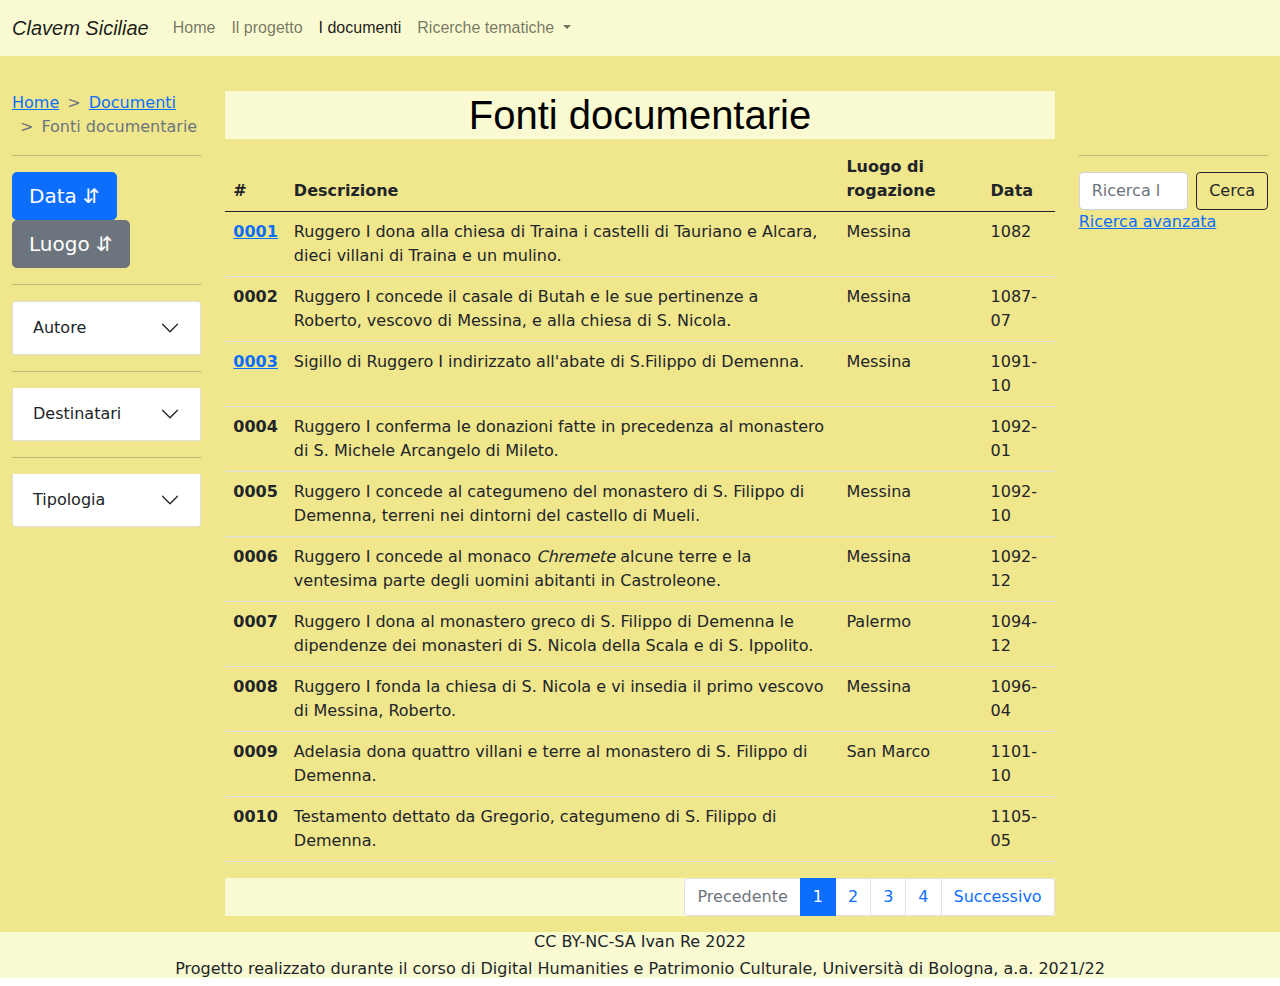
<file: html/primary-sources.htm>
<!DOCTYPE html>
<html lang="en>"


<head>
	<meta charset="utf-8">
	<meta name="viewport" content="width=device=width, initial=scale=1, shrink-to-fit=no">
  <title>Clavem Siciliae</title>
  <!-- metadati DC -->
    <meta name="DC.Title" content="Clavem Siciliae">
    <meta name="DC.Creator" content="Ivan Re">
    <meta name="DC.Subject" content="Diplomatics, Medieval Messina, Norman Kingdom of Sicily, socio-economic history, documents, diplomas, notarial deeds">
    <meta name="DC.Description" content="The aim of the project Clavem Siciliae consists in the study of the city of Messina through primary and literary sources produced in the XI-XII centuries.">
    <meta name="DC.Publisher"
        content="Progetto realizzato durante il corso di Digital Humanities e Patrimonio Culturale, Università di Bologna, a.a. 2021-22">
    <meta name="DC.Contributor"
        content="Ivan Re">
    <meta name="DC.Date" content="2022-06-15">
    <meta name="DC.Type" content="Sito web">
    <meta name="DC.Format" content="HTML/CSS/JS">
    <link rel="DC.Identifier" href="https://ivanre1987.github.io/clavem-siciliae/">
    <meta name="DC.Source" content="bootstrap, HTML, CSS, XML, Dublin Core">
    <meta name="DC.Language" content="it">
    <meta name="DC.Relation"
        content="9788867282753; 9783412025847">
    <link rel="DC.Coverage"
        href="http://vocab.getty.edu/page/tgn/7594681">
    <meta name="DC.Rights"
        content="https://creativecommons.org/licenses/by-nc-sa/4.0/deed.it">
    <link rel="icon" href="../favicon/clavem.ico" type="image/ico" sizes="16x16">

	<!--bootstrap css-->

	<link rel="stylesheet" type="text/css" href="../bootstrap/css/bootstrap.min.css">

	<!--css-->

	<link rel="stylesheet" type="text/css" href="../css/style.css">
</head>

<header style="background-color: #F0E68C;">
  <nav class="navbar navbar-expand-lg fixed-top navbar-light" style="background-color: #FAFAD2;">
  <div class="container-fluid">
    <a class="navbar-brand fst-italic">Clavem Siciliae</a>
    <button class="navbar-toggler" type="button" data-bs-toggle="collapse" data-bs-target="#navbarNav" aria-controls="navbarNav" aria-expanded="false" aria-label="Toggle navigation">
      <span class="navbar-toggler-icon"></span>
    </button>
    <div class="collapse navbar-collapse" id="navbarNav">
      <ul class="navbar-nav">
        <li class="nav-item">
          <a class="nav-link" href=../index.htm>Home</a>
        </li>
        <li class="nav-item">
          <a class="nav-link" href="about.htm">Il progetto</a>
        </li>
        <li class="nav-item">
          <a class="nav-link active" aria-current="page" href="documents.htm">I documenti</a>
        </li>
        <li class="nav-item dropdown">
          <a class="nav-link dropdown-toggle" href="#" id="navbarDropdownMenuLink" role="button" data-bs-toggle="dropdown" aria-expanded="false">
            Ricerche tematiche
          </a>
          <ul class="dropdown-menu" aria-labelledby="navbarDropdownMenuLink" style="background-color: #FAFAD2;">
            <li><a class="dropdown-item" href="keywords.htm">Parole chiave</a></li>
            <li><a class="dropdown-item" href="#">Timeline</a></li>
            <li><a class="dropdown-item" href="maps.htm">Mappe</a></li>
            <li><a class="dropdown-item" href="#">Grafi</a></li>
          </ul>
        </li>
      </ul>
    </div>
  </div>
</nav>
</header>
<hr>
<section style="background-color: #F0E68C;">
<div class="container">
<hr>
<hr>
<br>
</div>
<div class="container-fluid">
  <div class="row">
    <div class="col-md-2">
      <nav style="--bs-breadcrumb-divider: '>';" aria-label="breadcrumb">
          <ol class="breadcrumb">
          <li class="breadcrumb-item"><a href="../index.htm">Home</a></li>
          <li class="breadcrumb-item"><a href="documents.htm">Documenti</a></li>
          <li class="breadcrumb-item active" aria-current="page">Fonti documentarie</li>
          </ol>
      </nav>
      <hr>
      <button type="button" class="btn btn-primary btn-lg">Data ⇵</button>
      <button type="button" class="btn btn-secondary btn-lg">Luogo ⇵</button>
      <hr>
      <div class="accordion-item">
        <h2 class="accordion-header" id="headingOne">
          <button class="accordion-button collapsed" type="button" data-bs-toggle="collapse" data-bs-target="#collapseOne" aria-expanded="false" aria-controls="collapseOne">
            Autore
          </button>
        </h2>
        <div id="collapseOne" class="accordion-collapse collapse" aria-labelledby="headingOne" data-bs-parent="#accordionExample">
          <div class="accordion-body">
            <div class="form-check">
          <input class="form-check-input" type="checkbox" value="" id="flexCheckChecked" checked>
          <label class="form-check-label" for="flexCheckChecked">
            Tutti (40)
          </label>
        </div>
        <div class="form-check">
          <input class="form-check-input" type="checkbox" value="" id="flexCheckDefault">
          <label class="form-check-label" for="flexCheckDefault">
            Ruggero II (12)
          </label>
        </div>
        <div class="form-check">
          <input class="form-check-input" type="checkbox" value="" id="flexCheckDefault">
          <label class="form-check-label" for="flexCheckDefault">
            Ruggero I (8)
          </label>
        </div>
        <div class="form-check">
          <input class="form-check-input" type="checkbox" value="" id="flexCheckDefault">
          <label class="form-check-label" for="flexCheckDefault">
            Adelasia del Vasto (5)
          </label>
        </div>
        <div class="form-check">
          <input class="form-check-input" type="checkbox" value="" id="flexCheckDefault">
          <label class="form-check-label" for="flexCheckDefault">
            Matteo di Creun (2)
          </label>
        </div>
        <div class="form-check">
          <input class="form-check-input" type="checkbox" value="" id="flexCheckDefault">
          <label class="form-check-label" for="flexCheckDefault">
            Ugo, arcivescovo <abbr title="Arcidiocesi di Messina">Me</abbr> (2)
          </label>
        </div>
        <div class="form-check">
          <input class="form-check-input" type="checkbox" value="" id="flexCheckDefault">
          <label class="form-check-label" for="flexCheckDefault">
            Simone d'Altavilla (1)
          </label>
        </div>
        <div class="form-check">
          <input class="form-check-input" type="checkbox" value="" id="flexCheckDefault">
          <label class="form-check-label" for="flexCheckDefault">
            Gregorio, categumeno <abbr title="S. Filippo di Demenna">SFD</abbr> (1)
          </label>
        </div>
        <div class="form-check">
          <input class="form-check-input" type="checkbox" value="" id="flexCheckDefault">
          <label class="form-check-label" for="flexCheckDefault">
            Eleazaro (1)
          </label>
        </div>
        <div class="form-check">
          <input class="form-check-input" type="checkbox" value="" id="flexCheckDefault">
          <label class="form-check-label" for="flexCheckDefault">
            Matteo di Creun (1)
          </label>
        </div>
        <div class="form-check">
          <input class="form-check-input" type="checkbox" value="" id="flexCheckDefault">
          <label class="form-check-label" for="flexCheckDefault">
            Gugliemo, arcivescovo <abbr title="Arcidiocesi di Messina">Me</abbr>(1)
          </label>
        </div>
        <div class="form-check">
          <input class="form-check-input" type="checkbox" value="" id="flexCheckDefault">
          <label class="form-check-label" for="flexCheckDefault">
            Anacleto II, antipapa (1)
          </label>
        </div>
        <div class="form-check">
          <input class="form-check-input" type="checkbox" value="" id="flexCheckDefault">
          <label class="form-check-label" for="flexCheckDefault">
            Chiesa di Lipari (1)
          </label>
        </div>
        <div class="form-check">
          <input class="form-check-input" type="checkbox" value="" id="flexCheckDefault">
          <label class="form-check-label" for="flexCheckDefault">
            Galgana (1)
          </label>
        </div>
        <div class="form-check">
          <input class="form-check-input" type="checkbox" value="" id="flexCheckDefault">
          <label class="form-check-label" for="flexCheckDefault">
            Luca, archimandrita <abbr title="S. Salvatore di Messina">SSPh</abbr> (1)
          </label>
        </div>
        <div class="form-check">
          <input class="form-check-input" type="checkbox" value="" id="flexCheckDefault">
          <label class="form-check-label" for="flexCheckDefault">
            Nicola (1)
          </label>
        </div>
        <div class="form-check">
          <input class="form-check-input" type="checkbox" value="" id="flexCheckDefault">
          <label class="form-check-label" for="flexCheckDefault">
            Filippo, protonotario (1)
          </label>
        </div>
        <div class="form-check">
          <input class="form-check-input" type="checkbox" value="" id="flexCheckDefault">
          <label class="form-check-label" for="flexCheckDefault">
            Simone, conte (1)
          </label>
        </div>
        <div class="form-check">
          <input class="form-check-input" type="checkbox" value="" id="flexCheckDefault">
          <label class="form-check-label" for="flexCheckDefault">
            Giorgio l'Antiocheno (1)
          </label>
        </div>
        <div class="form-check">
          <input class="form-check-input" type="checkbox" value="" id="flexCheckDefault">
          <label class="form-check-label" for="flexCheckDefault">
            Filippo, stratego (1)
          </label>
        </div>
        <div class="form-check">
          <input class="form-check-input" type="checkbox" value="" id="flexCheckDefault">
          <label class="form-check-label" for="flexCheckDefault">
            Enrico (1)
          </label>
        </div>
        <div class="form-check">
          <input class="form-check-input" type="checkbox" value="" id="flexCheckDefault">
          <label class="form-check-label" for="flexCheckDefault">
            Filandra, contessa (1)
          </label>
        </div>
        <div class="form-check">
          <input class="form-check-input" type="checkbox" value="" id="flexCheckDefault">
          <label class="form-check-label" for="flexCheckDefault">
            Eugenio III, papa (1)
          </label>
        </div>
          </div>
        </div>
      </div>
      <hr>
      <div class="accordion-item">
            <h2 class="accordion-header" id="headingTwo">
              <button class="accordion-button collapsed" type="button" data-bs-toggle="collapse" data-bs-target="#collapseTwo" aria-expanded="false" aria-controls="collapseTwo">
                Destinatari
              </button>
            </h2>
            <div id="collapseTwo" class="accordion-collapse collapse" aria-labelledby="headingTwo" data-bs-parent="#accordionExample">
              <div class="accordion-body">
                <div class="form-check">
              <input class="form-check-input" type="checkbox" value="" id="flexCheckChecked" checked>
              <label class="form-check-label" for="flexCheckChecked">
                Tutti (40)
              </label>
            </div>
          </div>  
            <div class="accordion-body">
                <div class="form-check">
              <input class="form-check-input" type="checkbox" value="" id="flexCheckChecked">
              <label class="form-check-label" for="flexCheckChecked">
                Gregorio, categumeno <abbr title="S. Filippo di Demenna">SFD</abbr> (12)
              </label>
            </div>
           </div>  
            <div class="accordion-body">
                <div class="form-check">
              <input class="form-check-input" type="checkbox" value="" id="flexCheckChecked">
              <label class="form-check-label" for="flexCheckChecked">
                Roberto, vescovo <abbr title="Diocesi di Messina">Me</abbr> (2)
              </label>
            </div>
            </div>
            <div class="accordion-body">
                <div class="form-check">
              <input class="form-check-input" type="checkbox" value="" id="flexCheckChecked">
              <label class="form-check-label" for="flexCheckChecked">
                Luca, archimandrita <abbr title="S. Salvatore in lingua Phari, Messina">SSPh</abbr> (2)
              </label>
            </div>
            </div>
            <div class="accordion-body">
                <div class="form-check">
              <input class="form-check-input" type="checkbox" value="" id="flexCheckChecked">
              <label class="form-check-label" for="flexCheckChecked">
                Giovanni, abate <abbr title="Lipari">Lp</abbr> (2)
              </label>
            </div>
            </div>
            <div class="accordion-body">
                <div class="form-check">
              <input class="form-check-input" type="checkbox" value="" id="flexCheckChecked">
              <label class="form-check-label" for="flexCheckChecked">
                Giovanni, arcivescovo <abbr title="Arcidiocesi Messina">Me</abbr> (2)
              </label>
            </div>
           </div>  
            <div class="accordion-body">
                <div class="form-check">
              <input class="form-check-input" type="checkbox" value="" id="flexCheckChecked">
              <label class="form-check-label" for="flexCheckChecked">
                Gregorio, vescovo <abbr title="Diocesi di Traina">Tr</abbr> (1)
              </label>
            </div>
            </div>
            <div class="accordion-body">
                <div class="form-check">
              <input class="form-check-input" type="checkbox" value="" id="flexCheckChecked">
              <label class="form-check-label" for="flexCheckChecked">
                Teodosio, abate <abbr title="S. Michele Arcangelo">SMA</abbr> (1)
              </label>
            </div>
            </div>
            <div class="accordion-body">
                <div class="form-check">
              <input class="form-check-input" type="checkbox" value="" id="flexCheckChecked">
              <label class="form-check-label" for="flexCheckChecked">
                Chremete, abate <abbr title="Placa">Pl</abbr> (1)
              </label>
            </div>
            </div>
            <div class="accordion-body">
                <div class="form-check">
              <input class="form-check-input" type="checkbox" value="" id="flexCheckChecked">
              <label class="form-check-label" for="flexCheckChecked">
                Cosimo, categumeno <abbr title="S. Marco di Demenna">SMD</abbr> (1)
              </label>
            </div>
            </div>
            <div class="accordion-body">
                <div class="form-check">
              <input class="form-check-input" type="checkbox" value="" id="flexCheckChecked">
              <label class="form-check-label" for="flexCheckChecked">
                Gualtiero Gavarretta (1)
              </label>
            </div>
            </div>
            <div class="accordion-body">
                <div class="form-check">
              <input class="form-check-input" type="checkbox" value="" id="flexCheckChecked">
              <label class="form-check-label" for="flexCheckChecked">
                Gregorio, categumeno <abbr title="S.Filippo di Demenna">SFD</abbr> (1)
              </label>
            </div>
            </div>
            <div class="accordion-body">
                <div class="form-check">
              <input class="form-check-input" type="checkbox" value="" id="flexCheckChecked">
              <label class="form-check-label" for="flexCheckChecked">
                Populus di Alcara (1)
              </label>
            </div>
            </div>
            <div class="accordion-body">
                <div class="form-check">
              <input class="form-check-input" type="checkbox" value="" id="flexCheckChecked">
              <label class="form-check-label" for="flexCheckChecked">
                Ansaldo, vicecomite (1)
              </label>
            </div>
            </div>
            <div class="accordion-body">
                <div class="form-check">
              <input class="form-check-input" type="checkbox" value="" id="flexCheckChecked">
              <label class="form-check-label" for="flexCheckChecked">
                <abbr title="S. Maria di Galat">SMG</abbr>, monastero (1)
              </label>
            </div>
            </div>
            <div class="accordion-body">
                <div class="form-check">
              <input class="form-check-input" type="checkbox" value="" id="flexCheckChecked">
              <label class="form-check-label" for="flexCheckChecked">
                Chiesa di Lipari (1)
              </label>
            </div>
            </div>
            <div class="accordion-body">
                <div class="form-check">
              <input class="form-check-input" type="checkbox" value="" id="flexCheckChecked">
              <label class="form-check-label" for="flexCheckChecked">
                Richilde, abatessa <abbr title="S. Maria di Messina">SMD</abbr> (1)
              </label>
            </div>
            </div>
            <div class="accordion-body">
                <div class="form-check">
              <input class="form-check-input" type="checkbox" value="" id="flexCheckChecked">
              <label class="form-check-label" for="flexCheckChecked">
                Costantino Castello (1)
              </label>
            </div>
            </div>
            <div class="accordion-body">
                <div class="form-check">
              <input class="form-check-input" type="checkbox" value="" id="flexCheckChecked">
              <label class="form-check-label" for="flexCheckChecked">
                Giberto Pirollio (1)
              </label>
            </div>
            </div>
            <div class="accordion-body">
                <div class="form-check">
              <input class="form-check-input" type="checkbox" value="" id="flexCheckChecked">
              <label class="form-check-label" for="flexCheckChecked">
                Roberto, arcivescovo <abbr title="Arcidiocesi di Messina">Me</abbr> (1)
              </label>
            </div>
            </div>
            <div class="accordion-body">
                <div class="form-check">
              <input class="form-check-input" type="checkbox" value="" id="flexCheckChecked">
              <label class="form-check-label" for="flexCheckChecked">
                Guirardo, arcivescovo <abbr title="Arcidiocesi di Messina">Me</abbr> (1)
              </label>
            </div>
            </div>
            <div class="accordion-body">
                <div class="form-check">
              <input class="form-check-input" type="checkbox" value="" id="flexCheckChecked">
              <label class="form-check-label" for="flexCheckChecked">
                <abbr title="S.Giovanni dei gerosolimitani in Messina">SGG</abbr> (1)
              </label>
            </div>
            </div>
            <div class="accordion-body">
                <div class="form-check">
              <input class="form-check-input" type="checkbox" value="" id="flexCheckChecked">
              <label class="form-check-label" for="flexCheckChecked">
                Arnaldo, arcivescovo <abbr title="Arcidiocesi di Messina">Me</abbr> (1)
              </label>
            </div>
            </div>
            <div class="accordion-body">
                <div class="form-check">
              <input class="form-check-input" type="checkbox" value="" id="flexCheckChecked">
              <label class="form-check-label" for="flexCheckChecked">
                Goffredo, arcivescovo <abbr title="Arcidiocesi di Messina">Me</abbr> (1)
              </label>
            </div>
          </div>
      </div>
    </div>
      <hr>
      <div class="accordion-item">
            <h2 class="accordion-header" id="headingThree">
              <button class="accordion-button collapsed" type="button" data-bs-toggle="collapse" data-bs-target="#collapseThree" aria-expanded="false" aria-controls="collapseThree">
                Tipologia
              </button>
            </h2>
            <div id="collapseThree" class="accordion-collapse collapse" aria-labelledby="headingThree" data-bs-parent="#accordionExample">
              <div class="accordion-body">
                <div class="form-check">
              <input class="form-check-input" type="checkbox" value="" id="flexCheckChecked" checked>
              <label class="form-check-label" for="flexCheckChecked">
                Tutti (40)
              </label>
            </div>
          </div>
            <div class="accordion-body">
                <div class="form-check">
              <input class="form-check-input" type="checkbox" value="" id="flexCheckChecked">
              <label class="form-check-label" for="flexCheckChecked">
                Donazioni (21)
              </label>
            </div>
          </div>
            <div class="accordion-body">
                <div class="form-check">
              <input class="form-check-input" type="checkbox" value="" id="flexCheckChecked">
              <label class="form-check-label" for="flexCheckChecked">
                Privilegi (9)
              </label>
            </div>
          </div>
            <div class="accordion-body">
                <div class="form-check">
              <input class="form-check-input" type="checkbox" value="" id="flexCheckChecked">
              <label class="form-check-label" for="flexCheckChecked">
                Risoluzioni (5)
              </label>
            </div>
          </div>
            <div class="accordion-body">
                <div class="form-check">
              <input class="form-check-input" type="checkbox" value="" id="flexCheckChecked">
              <label class="form-check-label" for="flexCheckChecked">
                Bolle papali (2)
              </label>
            </div>
          </div>
            <div class="accordion-body">
                <div class="form-check">
              <input class="form-check-input" type="checkbox" value="" id="flexCheckChecked">
              <label class="form-check-label" for="flexCheckChecked">
                Vendite (2)
              </label>
            </div>
          </div>
            <div class="accordion-body">
                <div class="form-check">
              <input class="form-check-input" type="checkbox" value="" id="flexCheckChecked">
              <label class="form-check-label" for="flexCheckChecked">
                Testamenti (1)
              </label>
            </div>
          </div>
            <div class="accordion-body">
                <div class="form-check">
              <input class="form-check-input" type="checkbox" value="" id="flexCheckChecked">
              <label class="form-check-label" for="flexCheckChecked">
                Platee (1)
              </label>
            </div>
            </div>
          </div>
        </div>
      </div>
    <div class="col-md-8">
      <h1 class="text-center">Fonti documentarie</h1>
      <table class="table table-hover">
        <thead>
              <tr>
                <th scope="col">#</th>
                <th scope="col">Descrizione</th>
                <th scope="col">Luogo di rogazione</th>
                <th scope="col">Data</th>
              </tr>
            </thead>
            <tbody>
              <tr>
                <th scope="row"><a href="0001.htm">0001</a></th>
                <td>Ruggero I dona alla chiesa di Traina i castelli di Tauriano e Alcara, dieci villani di Traina e un mulino.</td>
                <td>Messina</td>
                <td>1082</td>
              </tr>
              <tr>
                <th scope="row">0002</th>
                <td>Ruggero I concede il casale di Butah e le sue pertinenze a Roberto, vescovo di Messina, e alla chiesa di S. Nicola.</td>
                <td>Messina</td>
                <td>1087-07</td>
              </tr>
              <tr>
                <th scope="row"><a href="0003.htm">0003</a></th>
                <td>Sigillo di Ruggero I indirizzato all'abate di S.Filippo di Demenna.</td>
                <td>Messina</td>
                <td>1091-10</td>
              </tr>
              <tr>
                <th scope="row">0004</th>
                <td>Ruggero I conferma le donazioni fatte in precedenza al monastero di S. Michele Arcangelo di Mileto.</td>
                <td></td>
                <td>1092-01</td>
              </tr>
              <tr>
                <th scope="row">0005</th>
                <td>Ruggero I concede al categumeno del monastero di S. Filippo di Demenna, terreni nei dintorni del castello di Mueli.</td>
                <td>Messina</td>
                <td>1092-10</td>
              </tr>
              <tr>
                <th scope="row">0006</th>
                <td>Ruggero I concede al monaco <em>Chremete</em> alcune terre e la ventesima parte degli uomini abitanti in Castroleone.</td>
                <td>Messina</td>
                <td>1092-12</td>
              </tr>
              <tr>
                <th scope="row">0007</th>
                <td>Ruggero I dona al monastero greco di S. Filippo di Demenna le dipendenze dei monasteri di S. Nicola della Scala e di S. Ippolito.</td>
                <td>Palermo</td>
                <td>1094-12</td>
              </tr>
              <tr>
                <th scope="row">0008</th>
                <td>Ruggero I fonda la chiesa di S. Nicola e vi insedia il primo vescovo di Messina, Roberto.</td>
                <td>Messina</td>
                <td>1096-04</td>
              </tr>
              <tr>
                <th scope="row">0009</th>
                <td>Adelasia dona quattro villani e terre al monastero di S. Filippo di Demenna.</td>
                <td>San Marco</td>
                <td>1101-10</td>
              </tr>
              <tr>
                <th scope="row">0010</th>
                <td>Testamento dettato da Gregorio, categumeno di S. Filippo di Demenna.</td>
                <td></td>
                <td>1105-05</td>
              </tr>
            </tbody>
          </table>
            <nav aria-label="...">
              <ul class="pagination justify-content-end" style="background-color: #FAFAD2;">
                  <li class="page-item disabled">
                    <a class="page-link">Precedente</a>
                  </li>
                  <li class="page-item active" aria-current="page">
                    <a class="page-link" href="#">1</a>
                  </li>
                  <li class="page-item">
                    <a class="page-link" href="#">2</a>
                  </li>
                  <li class="page-item">
                    <a class="page-link" href="#">3</a>
                  </li>
                  <li class="page-item">
                    <a class="page-link" href="#">4</a>
                  </li>
                  <li class="page-item">
                    <a class="page-link" href="#">Successivo</a>
                  </li>
              </ul>
          </nav>
        </div>
    <div class="col-md-2">
    <br>
    <br>
    <hr>
      <form class="d-flex">
        <input class="form-control me-2" type="search" placeholder="Ricerca libera" aria-label="Search">
        <button class="btn btn-outline-dark" type="submit">Cerca</button>
      </form>
      <h7><a href="">Ricerca avanzata</a>
    </div>
</div>
</section>

<footer>
  <div class="container-fluid" style="background-color: #FAFAD2;">
    <h6 class="text-center">CC BY-NC-SA Ivan Re 2022</h6>
    <h6 class="text-center">Progetto realizzato durante il corso di Digital Humanities e Patrimonio Culturale, Università di Bologna, a.a. 2021/22</h6>
  </div>
</footer>

<!-- jQuery prima di Bootstrap JS -->
    <script src="https://code.jquery.com/jquery-3.5.1.slim.min.js"
        integrity="sha384-DfXdz2htPH0lsSSs5nCTpuj/zy4C+OGpamoFVy38MVBnE+IbbVYUew+OrCXaRkfj"
        crossorigin="anonymous"></script>
    <script src="../bootstrap/js/bootstrap.bundle.min.js"></script>

</html>
</file>
<file: css/style.css>
header{
  font-family: Arial;
}

h1{
  font-family: sans-serif;
  background-color: #FAFAD2;
  color: black;
}
</file>
